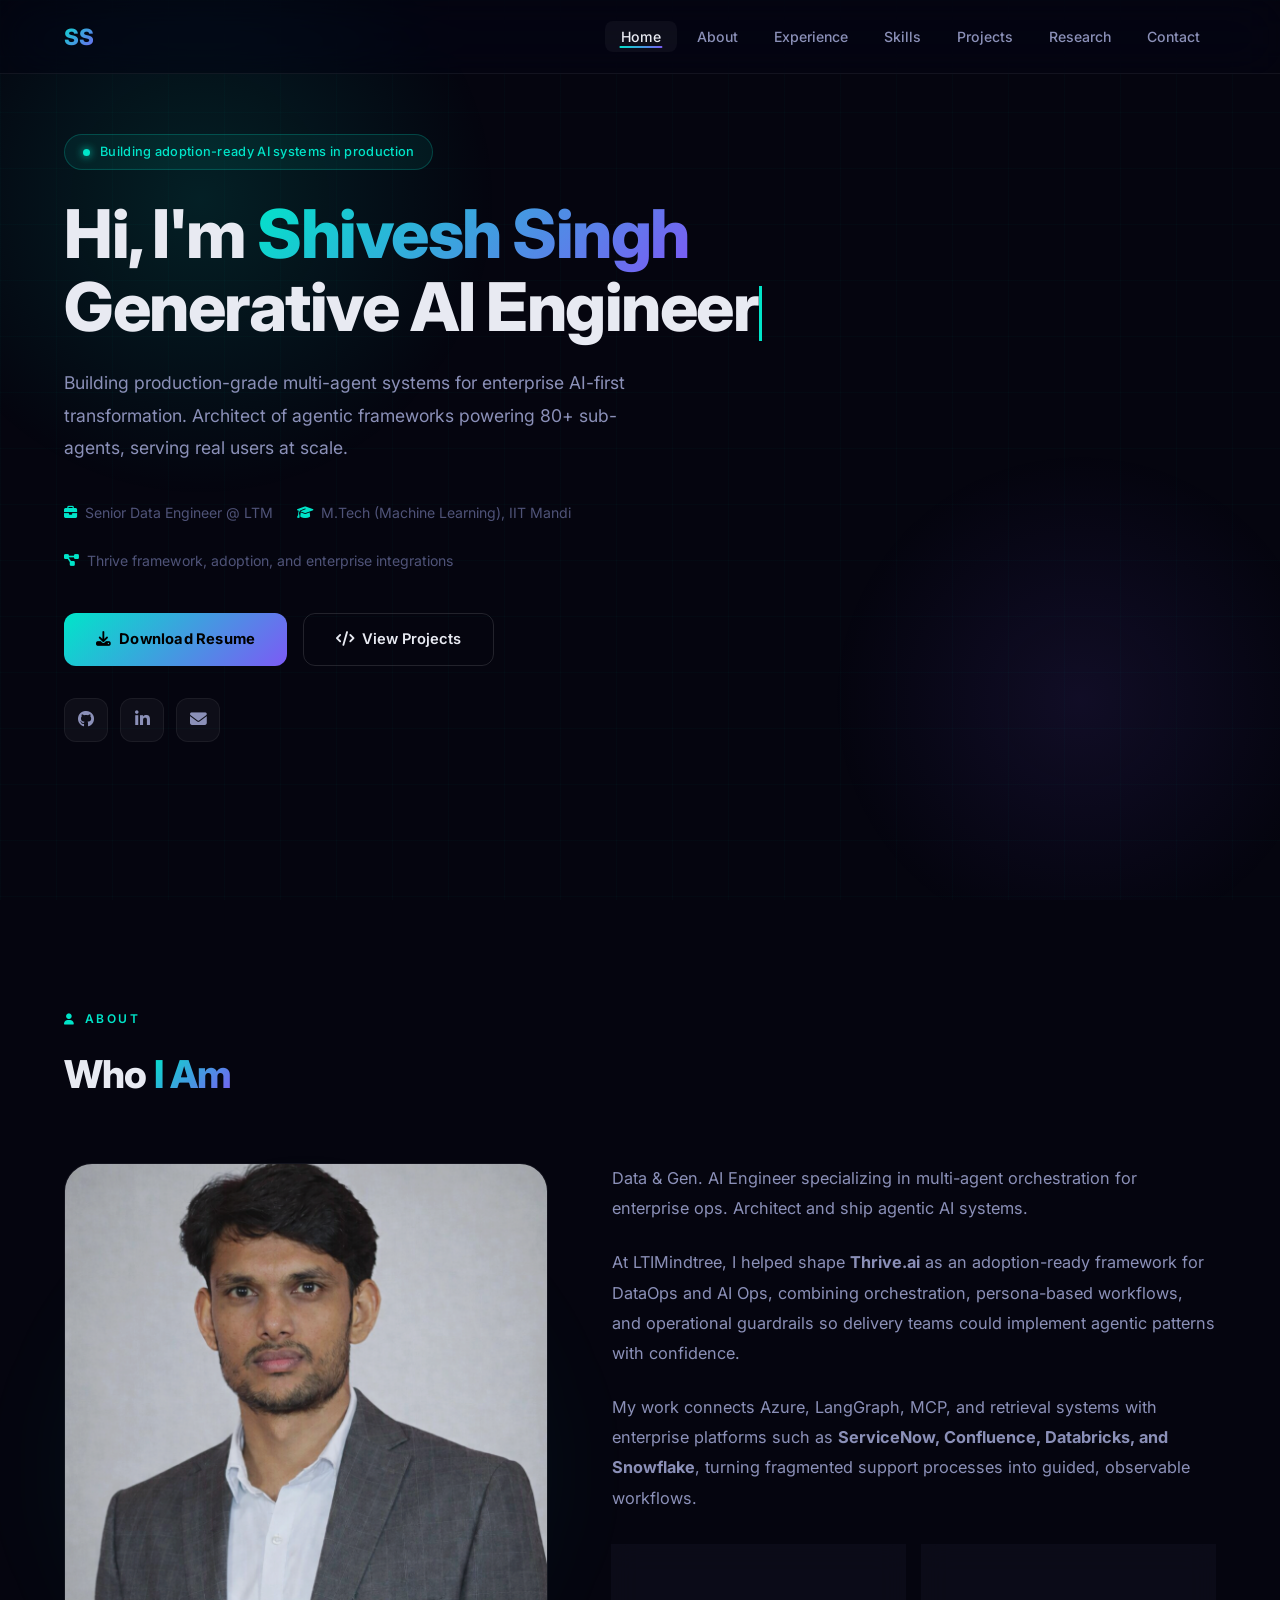
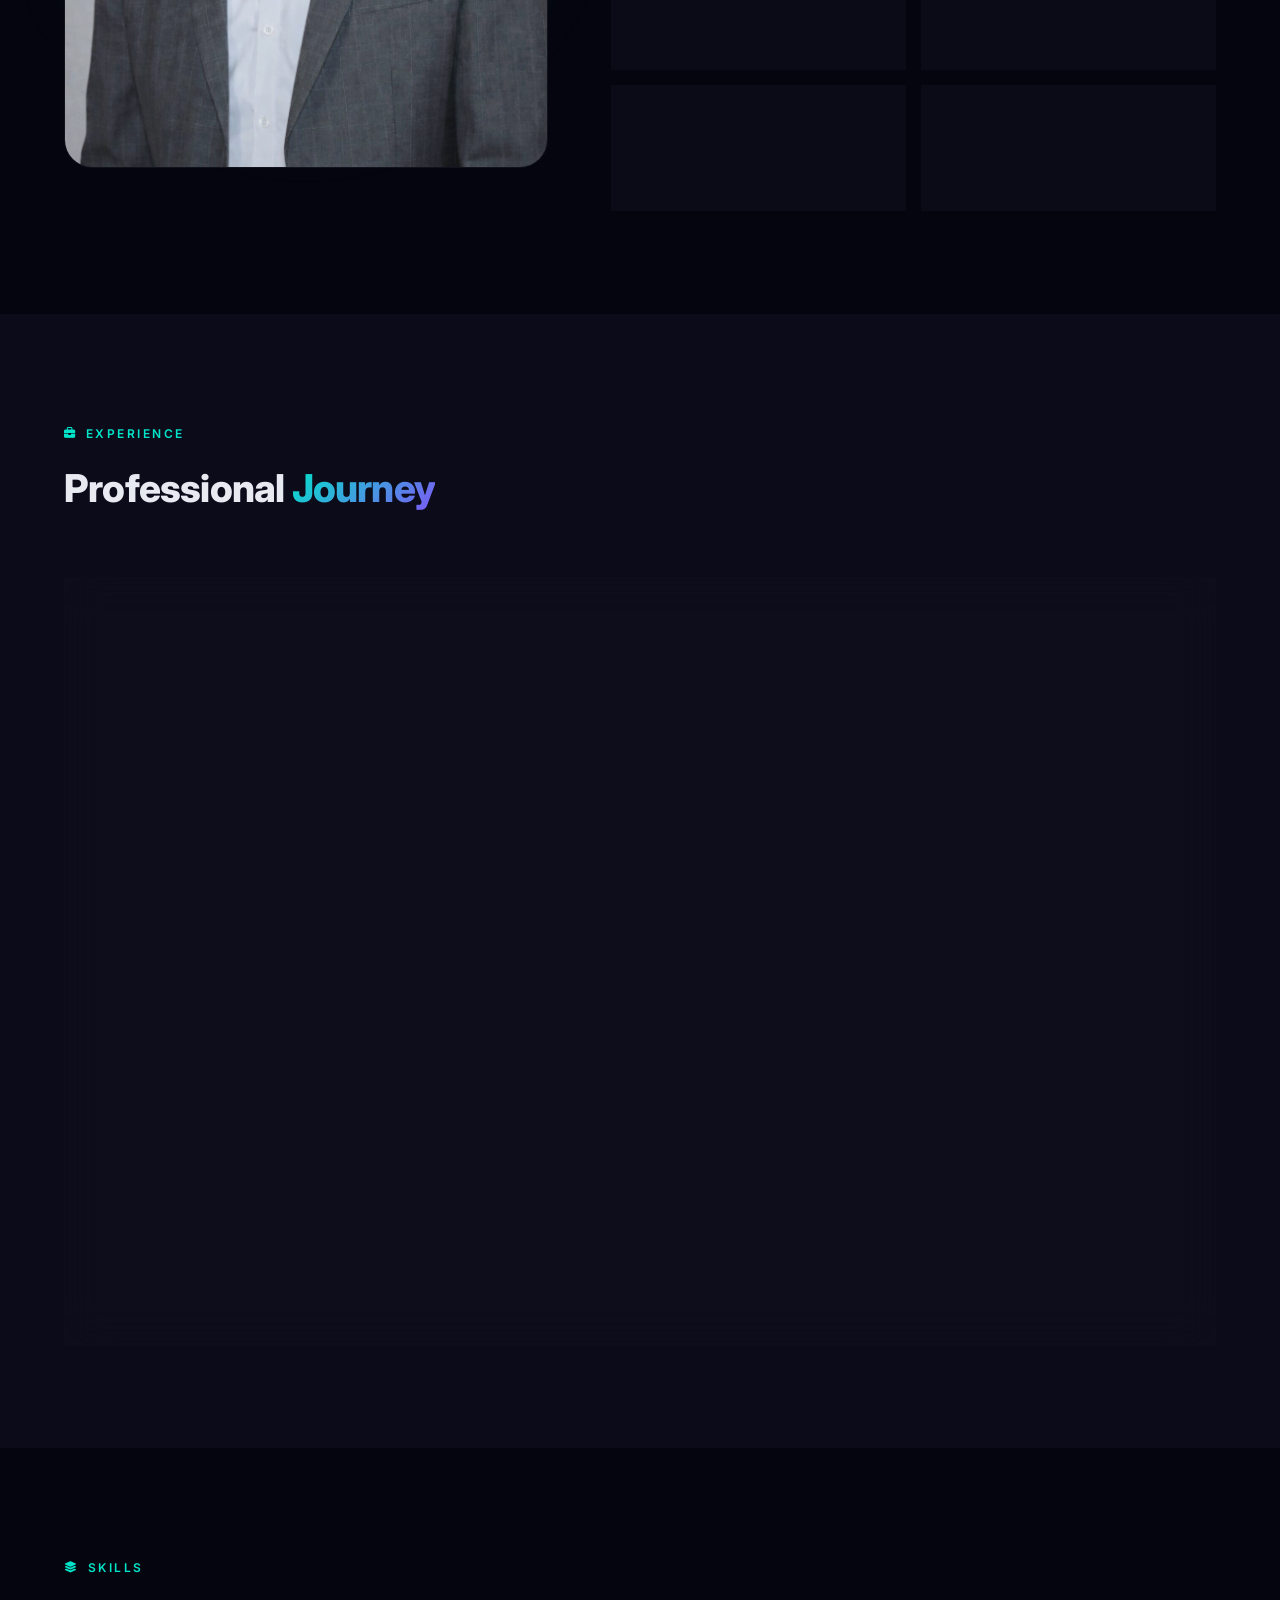
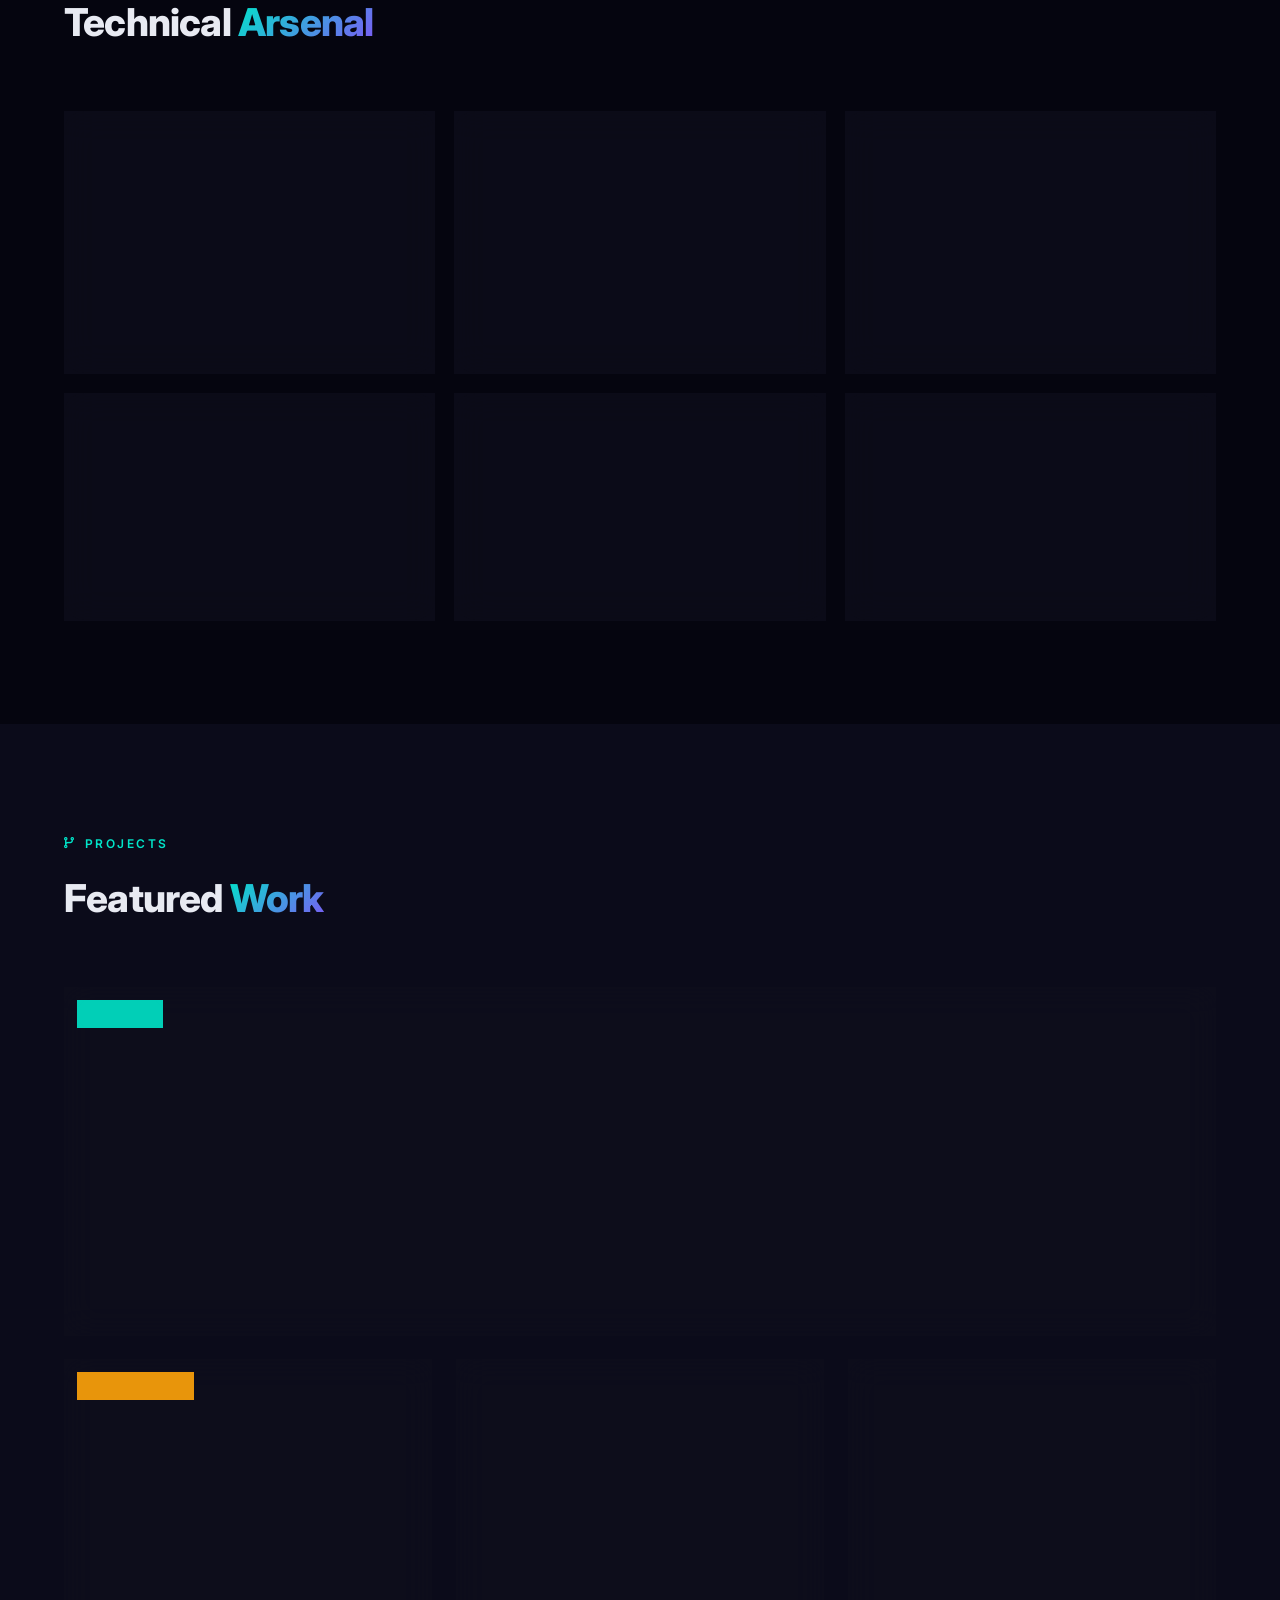
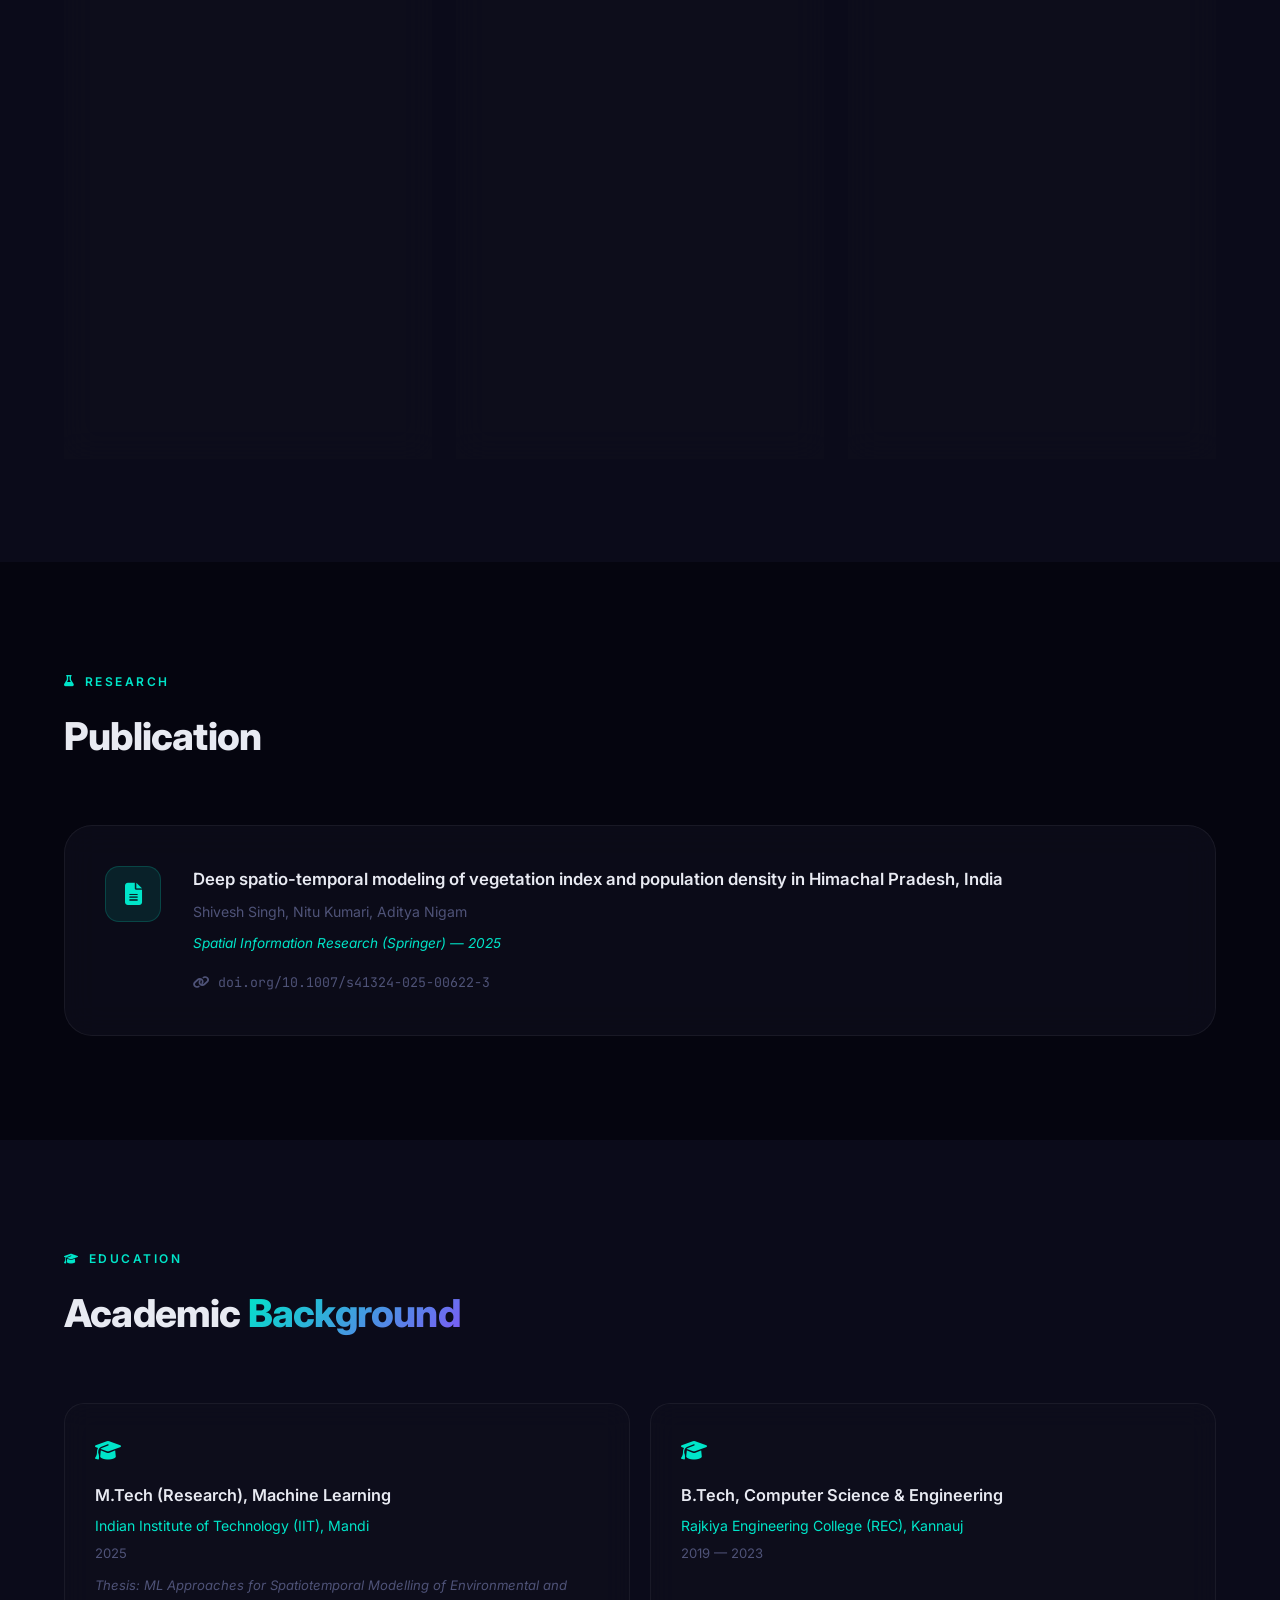
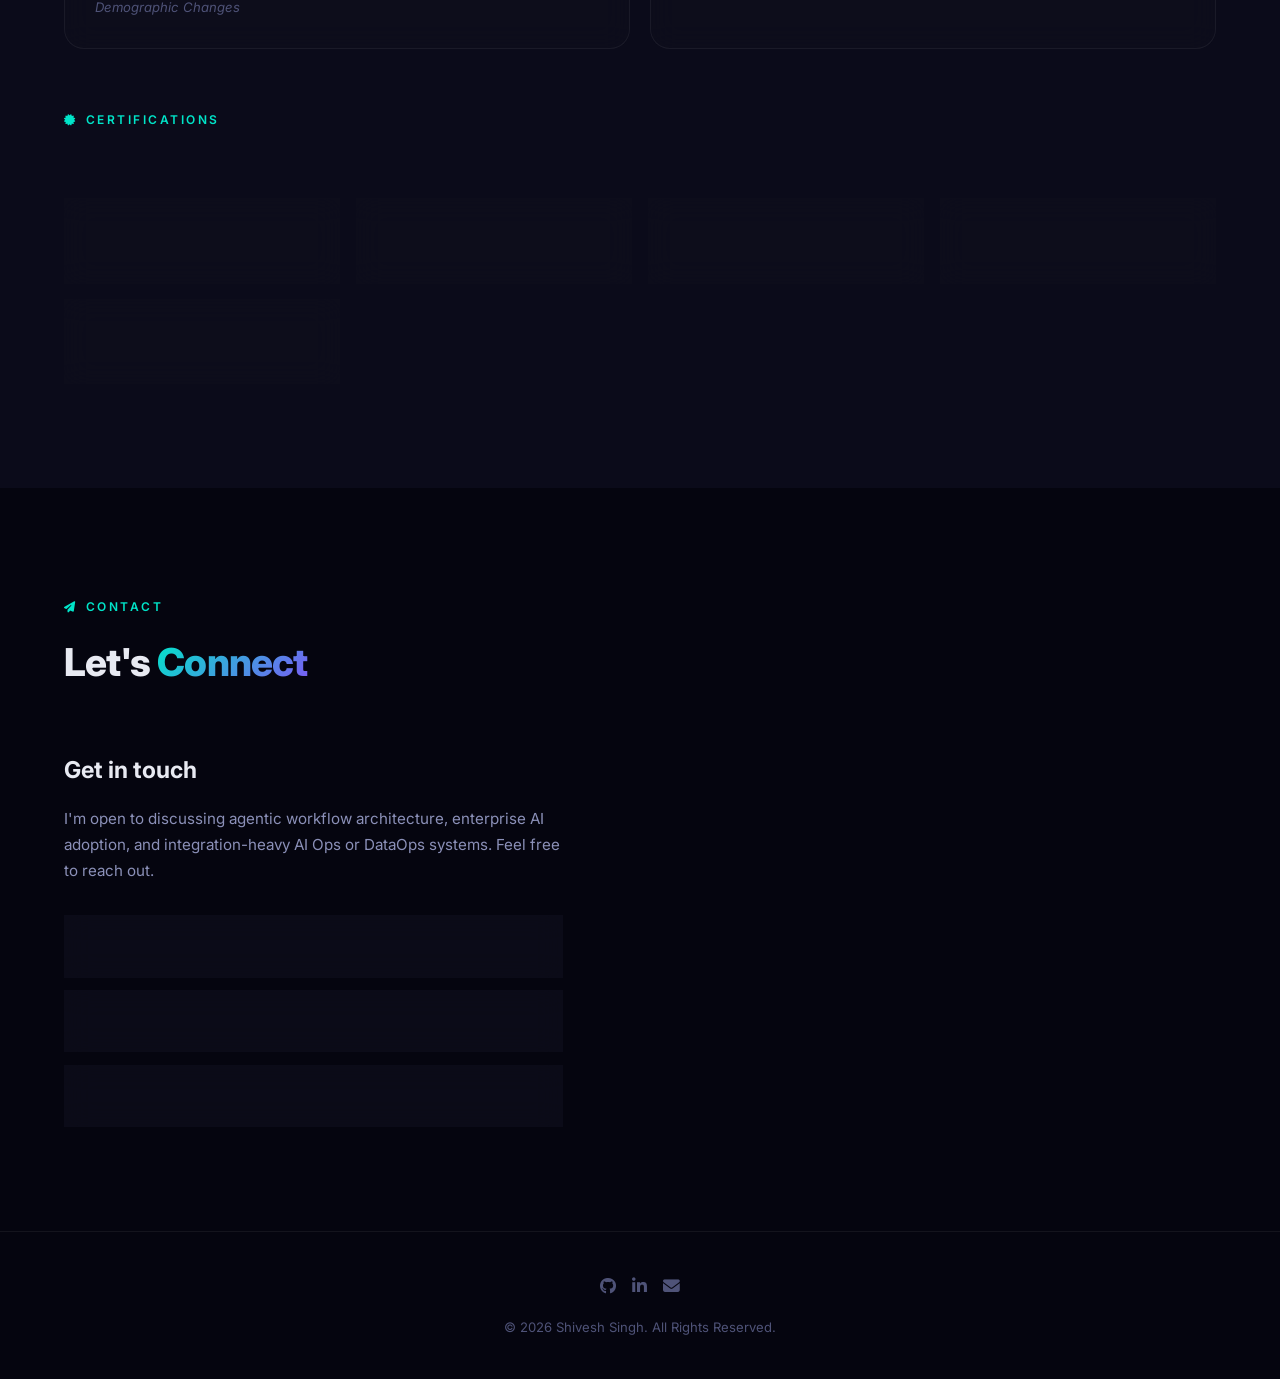
<file: index.html>
<!DOCTYPE html>
<html lang="en">
<head>
    <meta charset="UTF-8">
    <meta name="viewport" content="width=device-width, initial-scale=1.0">
    <title>Shivesh Singh | Generative AI Engineer</title>
    <meta name="description" content="Generative AI Engineer specializing in production-grade multi-agent orchestration for enterprise AI-first transformation.">
    <link rel="stylesheet" href="https://cdnjs.cloudflare.com/ajax/libs/font-awesome/6.5.1/css/all.min.css">
    <link href="https://fonts.googleapis.com/css2?family=Inter:wght@300;400;500;600;700;800&family=JetBrains+Mono:wght@400;500;600&display=swap" rel="stylesheet">
    <style>
        :root {
            --bg-0: #05050f;
            --bg-1: #0b0b1a;
            --bg-2: #10101f;
            --bg-card: rgba(14,14,28,0.72);
            --cyan: #00e5c9;
            --cyan-dim: rgba(0,229,201,0.1);
            --cyan-glow: rgba(0,229,201,0.35);
            --purple: #7c5af5;
            --purple-dim: rgba(124,90,245,0.1);
            --gradient-brand: linear-gradient(135deg, #00e5c9, #7c5af5);
            --gradient-card: linear-gradient(135deg, rgba(0,229,201,0.05), rgba(124,90,245,0.05));
            --text-1: #e8eaf2;
            --text-2: #8b90b8;
            --text-3: #4f5378;
            --border: rgba(255,255,255,0.06);
            --border-glow: rgba(0,229,201,0.3);
            --radius: 14px;
            --radius-lg: 20px;
            --radius-xl: 28px;
            --ease-out: cubic-bezier(0.22,1,0.36,1);
            --transition: all 0.35s cubic-bezier(0.22,1,0.36,1);
        }

        *,*::before,*::after{margin:0;padding:0;box-sizing:border-box}
        html{scroll-behavior:smooth}
        body{
            font-family:'Inter',-apple-system,BlinkMacSystemFont,sans-serif;
            background:var(--bg-0);color:var(--text-1);line-height:1.7;
            overflow-x:hidden;-webkit-font-smoothing:antialiased;
        }
        ::-webkit-scrollbar{width:5px}
        ::-webkit-scrollbar-track{background:var(--bg-1)}
        ::-webkit-scrollbar-thumb{background:var(--gradient-brand);border-radius:3px}

        /* Animated grid overlay */
        body::before{
            content:'';position:fixed;inset:0;z-index:0;pointer-events:none;
            background-image:
                linear-gradient(rgba(0,229,201,0.022) 1px,transparent 1px),
                linear-gradient(90deg,rgba(0,229,201,0.022) 1px,transparent 1px);
            background-size:56px 56px;
            animation:gridShift 80s linear infinite;
        }
        @keyframes gridShift{from{background-position:0 0}to{background-position:56px 56px}}

        /* NAV */
        header{
            position:fixed;top:0;width:100%;z-index:1000;
            background:rgba(5,5,15,0.55);
            backdrop-filter:blur(24px) saturate(180%);
            border-bottom:1px solid var(--border);
            transition:var(--transition);
        }
        header.scrolled{
            background:rgba(5,5,15,0.95);
            border-bottom-color:rgba(0,229,201,0.1);
            box-shadow:0 4px 40px rgba(0,0,0,0.7);
        }
        .container{width:90%;max-width:1200px;margin:0 auto}
        nav{display:flex;justify-content:space-between;align-items:center;padding:1.1rem 0}
        .logo{
            font-weight:800;font-size:1.4rem;letter-spacing:-0.5px;
            background:var(--gradient-brand);
            -webkit-background-clip:text;-webkit-text-fill-color:transparent;background-clip:text;
        }
        .nav-links{display:flex;list-style:none;gap:0.25rem}
        .nav-links a{
            color:var(--text-2);text-decoration:none;
            padding:0.45rem 1rem;border-radius:8px;
            font-size:0.88rem;font-weight:500;transition:var(--transition);
            position:relative;
        }
        .nav-links a::after{
            content:'';position:absolute;bottom:4px;left:50%;transform:translateX(-50%);
            width:0;height:2px;border-radius:2px;
            background:var(--gradient-brand);transition:width 0.3s var(--ease-out);
        }
        .nav-links a:hover,.nav-links a.active{color:var(--text-1);background:rgba(255,255,255,0.04)}
        .nav-links a:hover::after,.nav-links a.active::after{width:60%}
        .burger{display:none;cursor:pointer;flex-direction:column;gap:5px}
        .burger span{display:block;width:24px;height:2px;background:var(--text-2);border-radius:2px;transition:var(--transition)}

        /* HERO */
        .hero{min-height:100vh;display:flex;align-items:center;position:relative;overflow:hidden;padding-top:80px}
        #particles{position:absolute;inset:0;z-index:0}
        .hero-glow-1{
            position:absolute;width:600px;height:600px;
            background:radial-gradient(circle,rgba(0,229,201,0.12) 0%,transparent 70%);
            top:-100px;left:-100px;z-index:0;pointer-events:none;
            animation:floatA 14s ease-in-out infinite alternate;
        }
        .hero-glow-2{
            position:absolute;width:500px;height:500px;
            background:radial-gradient(circle,rgba(124,90,245,0.1) 0%,transparent 70%);
            bottom:-50px;right:-50px;z-index:0;pointer-events:none;
            animation:floatB 18s ease-in-out infinite alternate;
        }
        @keyframes floatA{from{transform:translate(0,0)}to{transform:translate(40px,60px)}}
        @keyframes floatB{from{transform:translate(0,0)}to{transform:translate(-40px,-50px)}}
        .hero .container{position:relative;z-index:1}
        .hero-content{max-width:740px}

        .hero-badge{
            display:inline-flex;align-items:center;gap:10px;
            padding:6px 18px;border-radius:50px;
            background:rgba(0,229,201,0.07);border:1px solid rgba(0,229,201,0.22);
            font-size:0.8rem;font-weight:500;color:var(--cyan);
            margin-bottom:1.75rem;letter-spacing:0.3px;
            animation:fadeInUp 0.8s var(--ease-out) forwards;
        }
        .hero-badge .dot{
            width:7px;height:7px;border-radius:50%;background:var(--cyan);
            box-shadow:0 0 8px var(--cyan);animation:blink 2s ease-in-out infinite;
        }
        @keyframes blink{0%,100%{opacity:1;box-shadow:0 0 8px var(--cyan)}50%{opacity:0.4;box-shadow:0 0 3px var(--cyan)}}
        .hero h1{
            font-size:clamp(2.6rem,5.5vw,4.2rem);font-weight:800;
            line-height:1.08;letter-spacing:-1.5px;margin-bottom:1.5rem;
            opacity:0;animation:fadeInUp 0.8s 0.15s var(--ease-out) forwards;
        }
        .gradient-text{background:var(--gradient-brand);-webkit-background-clip:text;-webkit-text-fill-color:transparent;background-clip:text}
        .cursor{
            display:inline-block;width:3px;height:0.82em;background:var(--cyan);
            margin-left:2px;vertical-align:middle;
            animation:cursorBlink 1.1s step-end infinite;
        }
        @keyframes cursorBlink{0%,100%{opacity:1}50%{opacity:0}}
        .hero-subtitle{
            font-size:1.1rem;color:var(--text-2);max-width:600px;
            margin-bottom:2.25rem;line-height:1.85;
            opacity:0;animation:fadeInUp 0.8s 0.3s var(--ease-out) forwards;
        }
        .hero-meta{
            display:flex;flex-wrap:wrap;gap:1.5rem;margin-bottom:2.5rem;
            opacity:0;animation:fadeInUp 0.8s 0.45s var(--ease-out) forwards;
        }
        .hero-meta-item{display:flex;align-items:center;gap:0.5rem;color:var(--text-3);font-size:0.88rem}
        .hero-meta-item i{color:var(--cyan);font-size:0.82rem}
        .hero-actions{
            display:flex;flex-wrap:wrap;gap:1rem;
            opacity:0;animation:fadeInUp 0.8s 0.6s var(--ease-out) forwards;
        }

        .btn-primary{
            display:inline-flex;align-items:center;gap:8px;
            padding:0.82rem 2rem;border-radius:12px;
            background:var(--gradient-brand);
            color:#000;font-weight:700;font-size:0.92rem;
            text-decoration:none;border:none;cursor:pointer;
            transition:var(--transition);position:relative;overflow:hidden;letter-spacing:0.2px;
        }
        .btn-primary::before{
            content:'';position:absolute;inset:0;
            background:linear-gradient(135deg,rgba(255,255,255,0.22),transparent);
            opacity:0;transition:opacity 0.3s;
        }
        .btn-primary:hover{transform:translateY(-2px);box-shadow:0 8px 32px var(--cyan-glow)}
        .btn-primary:hover::before{opacity:1}
        .btn-outline{
            display:inline-flex;align-items:center;gap:8px;
            padding:0.82rem 2rem;border-radius:12px;
            background:transparent;color:var(--text-1);font-weight:600;font-size:0.92rem;
            text-decoration:none;cursor:pointer;
            border:1px solid rgba(255,255,255,0.12);transition:var(--transition);
        }
        .btn-outline:hover{border-color:var(--border-glow);background:var(--cyan-dim);box-shadow:0 0 20px var(--cyan-glow);color:var(--cyan)}

        .hero-social{
            display:flex;gap:0.75rem;margin-top:2rem;
            opacity:0;animation:fadeInUp 0.8s 0.75s var(--ease-out) forwards;
        }
        .hero-social a{
            width:44px;height:44px;border-radius:12px;
            display:flex;align-items:center;justify-content:center;
            background:rgba(255,255,255,0.04);border:1px solid var(--border);
            color:var(--text-2);font-size:1.05rem;text-decoration:none;transition:var(--transition);
        }
        .hero-social a:hover{color:var(--cyan);border-color:var(--border-glow);background:var(--cyan-dim);transform:translateY(-3px);box-shadow:0 6px 20px var(--cyan-glow)}

        /* SECTIONS */
        section{padding:6.5rem 0;position:relative}
        .section-alt{background:var(--bg-1)}
        .section-header{margin-bottom:3.5rem}
        .section-label{
            display:inline-flex;align-items:center;gap:8px;
            font-size:0.75rem;font-weight:600;text-transform:uppercase;
            letter-spacing:2.5px;color:var(--cyan);margin-bottom:0.75rem;
        }
        .section-label i{font-size:0.7rem}
        .section-title{font-size:clamp(1.9rem,3vw,2.6rem);font-weight:800;letter-spacing:-0.8px}
        .section-title span{background:var(--gradient-brand);-webkit-background-clip:text;-webkit-text-fill-color:transparent;background-clip:text}

        /* GLASS CARD */
        .glass{
            background:var(--bg-card);backdrop-filter:blur(20px) saturate(160%);
            border:1px solid var(--border);border-radius:var(--radius-lg);
            transition:var(--transition);position:relative;overflow:hidden;
        }
        .glass::before{
            content:'';position:absolute;top:0;left:0;right:0;height:1px;
            background:var(--gradient-brand);opacity:0;transition:opacity 0.35s;
        }
        .glass::after{
            content:'';position:absolute;inset:0;
            background:linear-gradient(110deg,transparent 40%,rgba(255,255,255,0.04) 50%,transparent 60%);
            transform:translateX(-100%);transition:transform 0.65s var(--ease-out);
        }
        .glass:hover::before{opacity:1}
        .glass:hover::after{transform:translateX(100%)}
        .glass:hover{border-color:rgba(0,229,201,0.2);box-shadow:0 12px 48px rgba(0,0,0,0.5),0 0 0 1px rgba(0,229,201,0.05);transform:translateY(-4px)}

        /* ABOUT */
        .about-grid{display:grid;grid-template-columns:1fr 1.25fr;gap:4rem;align-items:start}
        .about-image-wrapper{position:relative}
        .about-image{
            width:100%;aspect-ratio:4/5;object-fit:cover;
            border-radius:var(--radius-xl);border:1px solid var(--border);
            filter:brightness(0.92) saturate(1.05);transition:filter 0.4s;
        }
        .about-image-wrapper:hover .about-image{filter:brightness(1) saturate(1.15)}
        .about-image-glow{
            position:absolute;inset:-30px;z-index:-1;
            background:radial-gradient(circle at center,rgba(0,229,201,0.15),transparent 65%);
            filter:blur(40px);animation:glowPulse 4s ease-in-out infinite alternate;
        }
        @keyframes glowPulse{from{opacity:0.5}to{opacity:1}}
        .about-text{font-size:1.02rem;color:var(--text-2);margin-bottom:1.5rem;line-height:1.85}
        .about-highlights{display:grid;grid-template-columns:1fr 1fr;gap:1rem;margin-top:2rem}
        .highlight-card{
            padding:1.4rem 1.25rem;
            background:var(--bg-card);border:1px solid var(--border);
            border-radius:var(--radius);backdrop-filter:blur(14px);
            transition:var(--transition);cursor:default;
        }
        .highlight-card:hover{border-color:rgba(0,229,201,0.22);box-shadow:0 0 24px rgba(0,229,201,0.08);transform:translateY(-3px)}
        .highlight-number{
            font-size:1.9rem;font-weight:800;letter-spacing:-1px;
            background:var(--gradient-brand);-webkit-background-clip:text;-webkit-text-fill-color:transparent;background-clip:text;
        }
        .highlight-label{font-size:0.82rem;color:var(--text-3);margin-top:0.25rem}

        /* EXPERIENCE */
        .experience-card{
            padding:2.75rem;border-radius:var(--radius-xl);
            background:var(--bg-card);backdrop-filter:blur(20px);
            border:1px solid var(--border);position:relative;overflow:hidden;transition:var(--transition);
        }
        .experience-card::before{
            content:'';position:absolute;top:0;left:0;width:3px;height:100%;
            background:var(--gradient-brand);border-radius:0 3px 3px 0;
        }
        .experience-card::after{
            content:'';position:absolute;inset:0;
            background:var(--gradient-card);opacity:0;transition:opacity 0.35s;
        }
        .experience-card:hover{border-color:rgba(0,229,201,0.18);box-shadow:0 16px 64px rgba(0,0,0,0.5),0 0 40px rgba(0,229,201,0.05)}
        .experience-card:hover::after{opacity:1}
        .experience-card > *{position:relative;z-index:1}
        .exp-header{display:flex;justify-content:space-between;align-items:flex-start;flex-wrap:wrap;gap:1rem;margin-bottom:1.5rem}
        .exp-company{font-size:1.45rem;font-weight:800;letter-spacing:-0.5px}
        .exp-role{font-size:1rem;color:var(--cyan);font-weight:500;margin-top:0.25rem}
        .exp-date{
            font-size:0.8rem;color:var(--cyan);padding:4px 14px;border-radius:50px;
            background:var(--cyan-dim);border:1px solid rgba(0,229,201,0.2);white-space:nowrap;
        }
        .exp-product{
            font-size:0.92rem;color:var(--text-2);padding:1rem 1.25rem;border-radius:var(--radius);
            background:rgba(0,229,201,0.04);border-left:2px solid var(--cyan);
            margin-bottom:1.75rem;font-style:italic;
        }
        .exp-achievements{list-style:none;display:grid;gap:0.85rem}
        .exp-achievements li{font-size:0.93rem;color:var(--text-2);padding-left:1.5rem;position:relative;line-height:1.75}
        .exp-achievements li::before{
            content:'';position:absolute;left:0;top:10px;
            width:5px;height:5px;border-radius:50%;background:var(--cyan);box-shadow:0 0 6px var(--cyan);
        }
        .exp-achievements strong{color:var(--text-1);font-weight:600}

        /* SKILLS */
        .skills-grid{display:grid;grid-template-columns:repeat(auto-fill,minmax(280px,1fr));gap:1.25rem}
        .skill-card{
            padding:1.85rem;background:var(--bg-card);backdrop-filter:blur(16px);
            border:1px solid var(--border);border-radius:var(--radius-lg);
            transition:var(--transition);position:relative;overflow:hidden;cursor:default;
        }
        .skill-card::before{
            content:'';position:absolute;top:0;left:0;right:0;height:1px;
            background:var(--gradient-brand);opacity:0;transition:opacity 0.35s;
        }
        .skill-card::after{
            content:'';position:absolute;inset:0;
            background:linear-gradient(110deg,transparent 38%,rgba(0,229,201,0.03) 50%,transparent 62%);
            transform:translateX(-100%);transition:transform 0.7s var(--ease-out);
        }
        .skill-card:hover{border-color:rgba(0,229,201,0.2);box-shadow:0 8px 32px rgba(0,0,0,0.4),0 0 24px rgba(0,229,201,0.05);transform:translateY(-5px)}
        .skill-card:hover::before{opacity:1}
        .skill-card:hover::after{transform:translateX(100%)}
        .skill-card-icon{
            width:46px;height:46px;border-radius:12px;
            display:flex;align-items:center;justify-content:center;
            background:var(--cyan-dim);border:1px solid rgba(0,229,201,0.15);
            color:var(--cyan);font-size:1.2rem;margin-bottom:1rem;transition:var(--transition);
        }
        .skill-card:hover .skill-card-icon{background:rgba(0,229,201,0.18);box-shadow:0 0 16px var(--cyan-glow)}
        .skill-card h3{font-size:1rem;font-weight:600;margin-bottom:0.85rem;color:var(--text-1)}
        .skill-tags{display:flex;flex-wrap:wrap;gap:0.4rem}
        .skill-tag{
            font-size:0.75rem;padding:3px 10px;border-radius:6px;
            background:rgba(255,255,255,0.04);border:1px solid var(--border);
            color:var(--text-3);font-family:'JetBrains Mono',monospace;transition:var(--transition);
        }
        .skill-card:hover .skill-tag{border-color:rgba(0,229,201,0.15);color:var(--text-2)}

        /* PROJECTS */
        .projects-grid{display:grid;grid-template-columns:repeat(auto-fill,minmax(340px,1fr));gap:1.5rem}
        .project-card{
            background:var(--bg-card);backdrop-filter:blur(16px);
            border:1px solid var(--border);border-radius:var(--radius-lg);
            overflow:hidden;display:flex;flex-direction:column;
            transition:var(--transition);position:relative;
        }
        .project-card::before{
            content:'';position:absolute;top:0;left:0;right:0;height:2px;
            background:var(--gradient-brand);opacity:0;transition:opacity 0.35s;z-index:1;
        }
        .project-card:hover{border-color:rgba(0,229,201,0.22);box-shadow:0 16px 56px rgba(0,0,0,0.5),0 0 32px rgba(0,229,201,0.06);transform:translateY(-6px)}
        .project-card:hover::before{opacity:1}
        .project-card.featured{grid-column:1/-1}
        .project-card.featured .project-body{display:grid;grid-template-columns:1fr 1fr;gap:0}
        .project-img-wrap{height:200px;overflow:hidden;position:relative;background:var(--bg-2)}
        .project-card.featured .project-img-wrap{height:100%;min-height:260px}
        .project-img-wrap img{width:100%;height:100%;object-fit:cover;transition:transform 0.6s var(--ease-out),filter 0.4s;filter:brightness(0.85) saturate(0.9)}
        .project-card:hover .project-img-wrap img{transform:scale(1.07);filter:brightness(1) saturate(1.1)}
        .img-placeholder{display:flex;align-items:center;justify-content:center;height:100%;font-size:3.5rem;color:rgba(0,229,201,0.18)}
        .project-badge{
            position:absolute;top:12px;left:12px;z-index:2;
            padding:4px 12px;border-radius:50px;font-size:0.73rem;font-weight:700;
            background:rgba(0,229,201,0.9);color:#000;backdrop-filter:blur(8px);
        }
        .project-badge.award{background:rgba(245,158,11,0.95);color:#000}
        .project-content{padding:1.85rem;flex:1;display:flex;flex-direction:column}
        .project-content h3{font-size:1.05rem;font-weight:700;margin-bottom:0.6rem;color:var(--text-1);letter-spacing:-0.2px}
        .project-content p{font-size:0.88rem;color:var(--text-2);line-height:1.75;margin-bottom:1.25rem;flex:1}
        .project-stack{display:flex;flex-wrap:wrap;gap:0.4rem;margin-bottom:1.25rem}
        .project-stack span{
            font-size:0.73rem;padding:3px 9px;border-radius:5px;
            background:var(--cyan-dim);color:var(--cyan);
            font-family:'JetBrains Mono',monospace;border:1px solid rgba(0,229,201,0.15);
        }
        .project-links{display:flex;gap:1rem;margin-top:auto}
        .project-links a{font-size:0.85rem;color:var(--text-3);text-decoration:none;display:flex;align-items:center;gap:6px;transition:var(--transition)}
        .project-links a:hover{color:var(--cyan)}

        /* PUBLICATION */
        .publication-card{
            padding:2.5rem;display:flex;gap:2rem;align-items:flex-start;
            background:var(--bg-card);backdrop-filter:blur(16px);
            border:1px solid var(--border);border-radius:var(--radius-xl);
            transition:var(--transition);position:relative;overflow:hidden;
        }
        .publication-card::before{content:'';position:absolute;top:0;left:0;right:0;height:1px;background:var(--gradient-brand);opacity:0;transition:opacity 0.35s}
        .publication-card:hover{border-color:rgba(0,229,201,0.2);box-shadow:0 12px 48px rgba(0,0,0,0.45);transform:translateY(-3px)}
        .publication-card:hover::before{opacity:1}
        .pub-icon{width:56px;height:56px;border-radius:14px;flex-shrink:0;display:flex;align-items:center;justify-content:center;background:var(--cyan-dim);border:1px solid rgba(0,229,201,0.18);color:var(--cyan);font-size:1.4rem}
        .pub-content h3{font-size:1.05rem;font-weight:600;margin-bottom:0.5rem;line-height:1.55;color:var(--text-1)}
        .pub-content .pub-authors{font-size:0.88rem;color:var(--text-3);margin-bottom:0.5rem}
        .pub-content .pub-journal{font-size:0.85rem;color:var(--cyan);font-style:italic;margin-bottom:0.75rem}
        .pub-content .pub-doi a{font-size:0.83rem;color:var(--text-3);text-decoration:none;font-family:'JetBrains Mono',monospace;transition:var(--transition)}
        .pub-content .pub-doi a:hover{color:var(--cyan)}

        /* EDUCATION */
        .education-grid{display:grid;grid-template-columns:1fr 1fr;gap:1.25rem}
        .edu-card{
            padding:1.85rem;background:var(--bg-card);backdrop-filter:blur(14px);
            border:1px solid var(--border);border-radius:var(--radius-lg);
            transition:var(--transition);position:relative;overflow:hidden;
        }
        .edu-card::before{content:'';position:absolute;top:0;left:0;right:0;height:1px;background:var(--gradient-brand);opacity:0;transition:opacity 0.35s}
        .edu-card:hover{border-color:rgba(0,229,201,0.2);box-shadow:0 8px 32px rgba(0,0,0,0.4);transform:translateY(-3px)}
        .edu-card:hover::before{opacity:1}
        .edu-icon{color:var(--cyan);font-size:1.3rem;margin-bottom:0.85rem}
        .edu-card h3{font-size:1.02rem;font-weight:600;margin-bottom:0.25rem}
        .edu-card .edu-school{font-size:0.88rem;color:var(--cyan);margin-bottom:0.25rem}
        .edu-card .edu-year{font-size:0.82rem;color:var(--text-3)}
        .edu-card .edu-detail{font-size:0.82rem;color:var(--text-3);margin-top:0.6rem;font-style:italic}

        /* CERTIFICATIONS */
        .certs-grid{display:grid;grid-template-columns:repeat(auto-fill,minmax(260px,1fr));gap:1rem}
        .cert-item{
            display:flex;align-items:center;gap:1rem;padding:1.1rem 1.25rem;
            background:var(--bg-card);backdrop-filter:blur(14px);
            border:1px solid var(--border);border-radius:var(--radius);transition:var(--transition);
        }
        .cert-item:hover{border-color:rgba(0,229,201,0.2);background:rgba(0,229,201,0.04);transform:translateX(4px)}
        .cert-item i{color:var(--cyan);font-size:1rem;flex-shrink:0}
        .cert-item span{font-size:0.87rem;color:var(--text-2)}

        /* CONTACT */
        .contact-grid{display:grid;grid-template-columns:1fr 1.2fr;gap:3.5rem}
        .contact-info h3{font-size:1.45rem;font-weight:700;margin-bottom:1rem}
        .contact-info p{color:var(--text-2);margin-bottom:2rem;font-size:0.95rem}
        .contact-links{display:grid;gap:0.85rem}
        .contact-link{
            display:flex;align-items:center;gap:1rem;padding:1rem 1.25rem;
            background:var(--bg-card);backdrop-filter:blur(14px);
            border:1px solid var(--border);border-radius:var(--radius);
            text-decoration:none;color:var(--text-2);transition:var(--transition);
        }
        .contact-link:hover{border-color:rgba(0,229,201,0.25);background:var(--cyan-dim);color:var(--cyan);transform:translateX(4px);box-shadow:0 4px 20px rgba(0,229,201,0.1)}
        .contact-link i{color:var(--cyan);font-size:1rem;width:20px;text-align:center}
        .form-row{display:grid;grid-template-columns:1fr 1fr;gap:1rem}
        .contact-form form{display:grid;gap:1rem}
        .form-group input,.form-group textarea{
            width:100%;padding:0.9rem 1.15rem;
            background:rgba(255,255,255,0.03);border:1px solid var(--border);
            border-radius:var(--radius);color:var(--text-1);
            font-family:inherit;font-size:0.92rem;outline:none;transition:var(--transition);
        }
        .form-group input:focus,.form-group textarea:focus{border-color:rgba(0,229,201,0.4);background:rgba(0,229,201,0.03);box-shadow:0 0 0 3px rgba(0,229,201,0.08)}
        .form-group input::placeholder,.form-group textarea::placeholder{color:var(--text-3)}
        .form-group textarea{resize:vertical;min-height:140px}

        /* FOOTER */
        footer{padding:2.5rem 0;text-align:center;border-top:1px solid var(--border)}
        footer p{color:var(--text-3);font-size:0.82rem}
        .footer-social{display:flex;justify-content:center;gap:1rem;margin-bottom:1rem}
        .footer-social a{color:var(--text-3);font-size:1.05rem;transition:var(--transition);text-decoration:none}
        .footer-social a:hover{color:var(--cyan);text-shadow:0 0 10px var(--cyan)}

        /* BACK TO TOP */
        .back-to-top{
            position:fixed;bottom:2rem;right:2rem;z-index:999;
            width:46px;height:46px;border-radius:12px;
            background:var(--bg-card);backdrop-filter:blur(16px);border:1px solid var(--border);
            color:var(--text-2);display:flex;align-items:center;justify-content:center;
            text-decoration:none;transition:var(--transition);opacity:0;visibility:hidden;
        }
        .back-to-top.show{opacity:1;visibility:visible}
        .back-to-top:hover{color:var(--cyan);border-color:var(--border-glow);box-shadow:0 0 20px var(--cyan-glow);transform:translateY(-3px)}

        /* ANIMATIONS */
        @keyframes fadeInUp{from{opacity:0;transform:translateY(28px)}to{opacity:1;transform:translateY(0)}}

        .reveal{opacity:0;transform:translateY(32px);transition:opacity 0.7s var(--ease-out),transform 0.7s var(--ease-out)}
        .reveal.visible{opacity:1;transform:translateY(0)}

        .stagger > *{opacity:0;transform:translateY(20px);transition:opacity 0.55s var(--ease-out),transform 0.55s var(--ease-out)}
        .stagger.visible > *:nth-child(1){opacity:1;transform:none;transition-delay:0.00s}
        .stagger.visible > *:nth-child(2){opacity:1;transform:none;transition-delay:0.09s}
        .stagger.visible > *:nth-child(3){opacity:1;transform:none;transition-delay:0.18s}
        .stagger.visible > *:nth-child(4){opacity:1;transform:none;transition-delay:0.27s}
        .stagger.visible > *:nth-child(5){opacity:1;transform:none;transition-delay:0.36s}
        .stagger.visible > *:nth-child(6){opacity:1;transform:none;transition-delay:0.45s}

        /* RESPONSIVE */
        @media(max-width:960px){
            .about-grid{grid-template-columns:1fr;gap:2.5rem}
            .education-grid{grid-template-columns:1fr}
            .contact-grid{grid-template-columns:1fr}
            .project-card.featured .project-body{grid-template-columns:1fr}
            .projects-grid{grid-template-columns:1fr}
        }
        @media(max-width:768px){
            .nav-links{
                position:fixed;top:0;right:-100%;width:72%;height:100vh;
                background:rgba(5,5,15,0.98);backdrop-filter:blur(24px);
                flex-direction:column;justify-content:center;align-items:center;gap:0.5rem;
                transition:right 0.4s var(--ease-out);border-left:1px solid var(--border);
            }
            .nav-links.active{right:0}
            .burger{display:flex;z-index:1001}
            .burger.active span:nth-child(1){transform:rotate(45deg) translate(5px,5px)}
            .burger.active span:nth-child(2){opacity:0}
            .burger.active span:nth-child(3){transform:rotate(-45deg) translate(5px,-5px)}
            .hero-meta{gap:1rem}
            .about-highlights{grid-template-columns:1fr 1fr}
            .form-row{grid-template-columns:1fr}
            .publication-card{flex-direction:column}
            .skills-grid{grid-template-columns:1fr 1fr}
        }
        @media(max-width:480px){
            .about-highlights,.skills-grid,.certs-grid{grid-template-columns:1fr}
        }
    </style>
</head>
<body>

    <header>
        <div class="container">
            <nav>
                <div class="logo">SS</div>
                <ul class="nav-links">
                    <li><a href="#home">Home</a></li>
                    <li><a href="#about">About</a></li>
                    <li><a href="#experience">Experience</a></li>
                    <li><a href="#skills">Skills</a></li>
                    <li><a href="#projects">Projects</a></li>
                    <li><a href="#publications">Research</a></li>
                    <li><a href="#contact">Contact</a></li>
                </ul>
                <div class="burger" aria-label="Toggle navigation" role="button" tabindex="0">
                    <span></span><span></span><span></span>
                </div>
            </nav>
        </div>
    </header>

    <section id="home" class="hero">
        <canvas id="particles"></canvas>
        <div class="hero-glow-1"></div>
        <div class="hero-glow-2"></div>
        <div class="container">
            <div class="hero-content">
                <div class="hero-badge">
                    <span class="dot"></span>
                    Building adoption-ready AI systems in production
                </div>
                <h1>
                    Hi, I'm <span class="gradient-text">Shivesh Singh</span><br>
                    Generative AI Engineer<span class="cursor"></span>
                </h1>
                <p class="hero-subtitle">
                    Building production-grade multi-agent systems for enterprise AI-first transformation.
                    Architect of agentic frameworks powering 80+ sub-agents, serving real users at scale.
                </p>
                <div class="hero-meta">
                    <div class="hero-meta-item"><i class="fas fa-briefcase"></i><span>Senior Data Engineer @ LTM </span></div>
                    <div class="hero-meta-item"><i class="fas fa-graduation-cap"></i><span>M.Tech (Machine Learning), IIT Mandi</span></div>
                    <div class="hero-meta-item"><i class="fas fa-diagram-project"></i><span>Thrive framework, adoption, and enterprise integrations</span></div>
                </div>
                <div class="hero-actions">
                    <a href="Resume.pdf" class="btn-primary" download><i class="fas fa-download"></i> Download Resume</a>
                    <a href="#projects" class="btn-outline"><i class="fas fa-code"></i> View Projects</a>
                </div>
                <div class="hero-social">
                    <a href="https://github.com/shivesh235" target="_blank" rel="noopener noreferrer" title="GitHub"><i class="fab fa-github"></i></a>
                    <a href="https://www.linkedin.com/in/shivesh235" target="_blank" rel="noopener noreferrer" title="LinkedIn"><i class="fab fa-linkedin-in"></i></a>
                    <a href="mailto:shivesh235@gmail.com" title="Email"><i class="fas fa-envelope"></i></a>
                </div>
            </div>
        </div>
    </section>

    <section id="about">
        <div class="container">
            <div class="section-header reveal">
                <div class="section-label"><i class="fas fa-user"></i> About</div>
                <h2 class="section-title">Who <span>I Am</span></h2>
            </div>
            <div class="about-grid">
                <div class="about-image-wrapper reveal">
                    <div class="about-image-glow"></div>
                    <img src="profile.png" alt="Shivesh Singh" class="about-image">
                </div>
                <div class="reveal">
                    <p class="about-text">Data & Gen. AI Engineer specializing in multi-agent orchestration for enterprise ops. Architect and ship agentic AI systems. </p>
                    <p class="about-text">At LTIMindtree, I helped shape <strong>Thrive.ai</strong> as an adoption-ready framework for DataOps and AI Ops, combining orchestration, persona-based workflows, and operational guardrails so delivery teams could implement agentic patterns with confidence.</p>
                    <p class="about-text">My work connects Azure, LangGraph, MCP, and retrieval systems with enterprise platforms such as <strong>ServiceNow, Confluence, Databricks, and Snowflake</strong>, turning fragmented support processes into guided, observable workflows.</p>
                    <div class="about-highlights stagger reveal">
                        <div class="highlight-card"><div class="highlight-number">80+</div><div class="highlight-label">Specialized agents orchestrated</div></div>
                        <div class="highlight-card"><div class="highlight-number">4</div><div class="highlight-label">Enterprise systems unified</div></div>
                        <div class="highlight-card"><div class="highlight-number">6</div><div class="highlight-label">Delivery teams enabled</div></div>
                        <div class="highlight-card"><div class="highlight-number">~30%</div><div class="highlight-label">Faster investigation cycles</div></div>
                    </div>
                </div>
            </div>
        </div>
    </section>

    <section id="experience" class="section-alt">
        <div class="container">
            <div class="section-header reveal">
                <div class="section-label"><i class="fas fa-briefcase"></i> Experience</div>
                <h2 class="section-title">Professional <span>Journey</span></h2>
            </div>
            <div class="experience-card reveal">
                <div class="exp-header">
                    <div>
                        <div class="exp-company">LTIMindtree</div>
                        <div class="exp-role">Senior Data Engineer &mdash; Generative AI</div>
                    </div>
                    <div class="exp-date">Jul 2025 &mdash; Present</div>
                </div>
                <div class="exp-product">Thrive.ai &mdash; an AI-first DataOps and AI Ops framework designed to help teams adopt agentic workflows through persona-based experiences and enterprise integrations.</div>
                <ul class="exp-achievements">
                    <li><strong>Architected a DeepAgents-based orchestration layer</strong> for planning, task delegation, specialized routing, memory and policy constraints, and tool abstraction across enterprise AI and DataOps workflows.</li>
                    <li><strong>Built and refined support-persona agent workflows</strong> using Azure OpenAI, LangGraph, semantic retrieval, and trace-driven observability to improve reliability, debuggability, and operational readiness.</li>
                    <li><strong>Expanded Thrive.ai into a ServiceNow-integrated AI Ops framework</strong> with incident updates, similar-incident retrieval, RCA recommendations, closure-note generation, approval loops, and dashboards for SLA, aging, volume, and recurrence.</li>
                    <li><strong>Enabled secure Databricks integration for AI Ops scenarios</strong> across Hive Metastore, Unity Catalog, OAuth-based access patterns, and validation workflows for enterprise data checks.</li>
                    <li><strong>Designed GenAI automation with ServiceNow and Confluence</strong> for intake, analysis, BRD drafting, runbook generation, and resolution recommendations with reliability checks and human review built in.</li>
                    <li><strong>Guided implementation across delivery teams,</strong> translating ambiguous requirements into technical designs, reusable workflow patterns, and production-ready components while mentoring engineers through implementation decisions.</li>
                    <li><strong>Contributed to BlueVerse and DAAN GenAI CoE initiatives</strong> by building sub-agents for the Data Consumption persona, equipping them with domain-specific tools from integrated MCP servers and web search, and pushing agent workflows to the BlueVerse marketplace for client use cases including ShakeShak and Paramount.</li>
                </ul>
            </div>
        </div>
    </section>

    <section id="skills">
        <div class="container">
            <div class="section-header reveal">
                <div class="section-label"><i class="fas fa-layer-group"></i> Skills</div>
                <h2 class="section-title">Technical <span>Arsenal</span></h2>
            </div>
            <div class="skills-grid stagger reveal">
                <div class="skill-card">
                    <div class="skill-card-icon"><i class="fas fa-robot"></i></div>
                    <h3>GenAI & Agents</h3>
                    <div class="skill-tags">
                        <span class="skill-tag">Azure OpenAI</span><span class="skill-tag">LangGraph</span><span class="skill-tag">LangChain</span>
                        <span class="skill-tag">MCP</span><span class="skill-tag">Tool-calling</span><span class="skill-tag">RAG</span>
                        <span class="skill-tag">Guardrails</span><span class="skill-tag">Persona Workflows</span>
                    </div>
                </div>
                <div class="skill-card">
                    <div class="skill-card-icon"><i class="fas fa-project-diagram"></i></div>
                    <h3>Orchestration</h3>
                    <div class="skill-tags">
                        <span class="skill-tag">DeepAgents</span><span class="skill-tag">Multi-agent Routing</span>
                        <span class="skill-tag">Memory + Rules</span><span class="skill-tag">LangSmith Tracing</span>
                        <span class="skill-tag">Adoption Patterns</span>
                    </div>
                </div>
                <div class="skill-card">
                    <div class="skill-card-icon"><i class="fas fa-database"></i></div>
                    <h3>Data & Platforms</h3>
                    <div class="skill-tags">
                        <span class="skill-tag">Databricks</span><span class="skill-tag">Kafka</span><span class="skill-tag">Airflow</span>
                        <span class="skill-tag">ETL/ELT</span><span class="skill-tag">Data Lineage</span><span class="skill-tag">Snowflake</span>
                    </div>
                </div>
                <div class="skill-card">
                    <div class="skill-card-icon"><i class="fas fa-server"></i></div>
                    <h3>Enterprise Systems</h3>
                    <div class="skill-tags">
                        <span class="skill-tag">PostgreSQL</span><span class="skill-tag">pgvector</span>
                        <span class="skill-tag">SQLite</span><span class="skill-tag">FAISS</span>
                    </div>
                </div>
                <div class="skill-card">
                    <div class="skill-card-icon"><i class="fas fa-cloud"></i></div>
                    <h3>Cloud, Data, & Infra</h3>
                    <div class="skill-tags">
                        <span class="skill-tag">AWS (EC2, S3, IAM)</span><span class="skill-tag">Docker</span>
                        <span class="skill-tag">Prometheus</span><span class="skill-tag">Grafana</span><span class="skill-tag">pgvector</span>
                    </div>
                </div>
                <div class="skill-card">
                    <div class="skill-card-icon"><i class="fas fa-code"></i></div>
                    <h3>Languages & Focus Areas</h3>
                    <div class="skill-tags">
                        <span class="skill-tag">Python</span><span class="skill-tag">SQL</span>
                        <span class="skill-tag">Enterprise AI Ops</span><span class="skill-tag">DataOps</span>
                        <span class="skill-tag">Incident Intelligence</span>
                    </div>
                </div>
            </div>
        </div>
    </section>

    <section id="projects" class="section-alt">
        <div class="container">
            <div class="section-header reveal">
                <div class="section-label"><i class="fas fa-code-branch"></i> Projects</div>
                <h2 class="section-title">Featured <span>Work</span></h2>
            </div>
            <div class="projects-grid">
                <div class="project-card featured reveal">
                    <div class="project-body">
                        <div class="project-img-wrap">
                            <img src="img/thrive.png" alt="DeepAgents Architecture" onerror="this.style.display='none';this.parentElement.innerHTML='<div class=\'img-placeholder\'><i class=\'fas fa-brain\'></i></div>'">
                            <span class="project-badge production">Production</span>
                        </div>
                        <div class="project-content">
                            <h3>Thrive Framework &mdash; Adoption-Ready Agentic Operations</h3>
                            <p>Research-led framework for enterprise AI Ops and DataOps adoption. Combines DeepAgents orchestration, persona-based workflows, and seamless integrations across ServiceNow, Confluence, Databricks, and Snowflake so teams can move from fragmented support processes to guided, observable operations.</p>
                            <div class="project-stack">
                                <span>Azure</span><span>LangGraph</span><span>MCP</span>
                                <span>ServiceNow</span><span>Confluence</span><span>Databricks</span>
                                <span>Snowflake</span><span>LangSmith</span>
                            </div>
                            <div class="project-links"><a href="#experience"><i class="fas fa-info-circle"></i> Learn More</a></div>
                        </div>
                    </div>
                </div>

                <div class="project-card reveal">
                    <div class="project-img-wrap">
                        <img src="img/music_maesters.png" alt="Sound Scene Synthesis" onerror="this.style.display='none';this.parentElement.innerHTML='<div class=\'img-placeholder\'><i class=\'fas fa-music\'></i></div>'">
                        <span class="project-badge award">4th Place Global</span>
                    </div>
                    <div class="project-content">
                        <h3>Sound Scene Synthesis &mdash; DCASE 2024</h3>
                        <p>Achieved 4th place globally at DCASE 2024 Task 7. Fine-tuned AudioLDM on a custom 3-source corpus (ESC50 + AudioCaps + DCASE Acoustic Scene) using a foreground/background amplitude mixing pipeline (2&times; fg, 0.5&times; bg). Trained a separate VQ-VAE for foley generation. Built a Flask UI for multimodal music synthesis driven by facial expression, age, and dominant image colors.</p>
                        <div class="project-stack"><span>AudioLDM</span><span>VQ-VAE</span><span>Diffusion U-Net</span><span>Flask</span><span>ESC50</span><span>Python</span></div>
                        <div class="project-links"><a href="https://github.com/shivesh235/sound_scene_synthesis" target="_blank" rel="noopener noreferrer"><i class="fab fa-github"></i> GitHub</a></div>
                    </div>
                </div>

                <div class="project-card reveal">
                    <div class="project-img-wrap">
                        <img src="img/phi4-vqa.jpg" alt="Phi-4 Medical VQA Fine-tuning" onerror="this.style.display='none';this.parentElement.innerHTML='<div class=\'img-placeholder\'><i class=\'fas fa-stethoscope\'></i></div>'">
                    </div>
                    <div class="project-content">
                        <h3>Phi-4 Medical VQA Fine-tuning</h3>
                        <p>Fine-tuned Microsoft Phi-4 Vision (32K-context multimodal LLM) on VQA-RAD medical imaging data using LoRA (r=16, &alpha;=32) on all attention layers (q/k/v/o). Multi-GPU DDP training with BF16 precision, 4-step gradient accumulation, and early stopping. Evaluation covers exact-match, BLEU/ROUGE, and clinical yes/no binary accuracy with WandB tracking.</p>
                        <div class="project-stack"><span>Phi-4 Vision</span><span>LoRA (PEFT)</span><span>PyTorch Lightning</span><span>VQA-RAD</span><span>WandB</span><span>Multi-GPU DDP</span></div>
                        <div class="project-links"><a href="https://github.com/shivesh235/phi-4-finetuning" target="_blank" rel="noopener noreferrer"><i class="fab fa-github"></i> GitHub</a></div>
                    </div>
                </div>

                <div class="project-card reveal">
                    <div class="project-img-wrap">
                        <img src="img/rerender.png" alt="Rerender A Video" onerror="this.style.display='none';this.parentElement.innerHTML='<div class=\'img-placeholder\'><i class=\'fas fa-video\'></i></div>'">
                    </div>
                    <div class="project-content">
                        <h3>Rerender A Video &mdash; Zero-Shot Video Translation</h3>
                        <p>Zero-shot text-guided video-to-video framework on ControlNet (HED/Canny) and Stable Diffusion. Enforces temporal consistency via GMFlow optical flow with hierarchical cross-frame constraints on shape, texture, and color. Extended with NinaSR super-resolution, MIRNet low-light enhancement, AudioLDM audio adaptation, and a Gradio UI with LoRA-based style customization.</p>
                        <div class="project-stack"><span>ControlNet</span><span>Stable Diffusion</span><span>GMFlow</span><span>NinaSR</span><span>MIRNet</span><span>AudioLDM</span><span>Gradio</span></div>
                        <div class="project-links"><a href="https://github.com/shivesh235/Rerender_v2v" target="_blank" rel="noopener noreferrer"><i class="fab fa-github"></i> GitHub</a></div>
                    </div>
                </div>


            </div>
        </div>
    </section>

    <section id="publications">
        <div class="container">
            <div class="section-header reveal">
                <div class="section-label"><i class="fas fa-flask"></i> Research</div>
                <h2 class="section-title">Publication</h2>
            </div>
            <div class="publication-card reveal">
                <div class="pub-icon"><i class="fas fa-file-alt"></i></div>
                <div class="pub-content">
                    <h3>Deep spatio-temporal modeling of vegetation index and population density in Himachal Pradesh, India</h3>
                    <div class="pub-authors">Shivesh Singh, Nitu Kumari, Aditya Nigam</div>
                    <div class="pub-journal">Spatial Information Research (Springer) &mdash; 2025</div>
                    <div class="pub-doi"><a href="https://doi.org/10.1007/s41324-025-00622-3" target="_blank" rel="noopener noreferrer"><i class="fas fa-link"></i> doi.org/10.1007/s41324-025-00622-3</a></div>
                </div>
            </div>
            <!-- <div style="display:flex;flex-wrap:wrap;gap:1rem;margin-top:2rem;" class="stagger reveal">
                <div class="cert-item"><i class="fas fa-trophy" style="color:#f59e0b;"></i><span><strong>4th Place</strong> &mdash; DCASE Challenge 2024 (Global)</span></div>
                <div class="cert-item"><i class="fas fa-trophy" style="color:#f59e0b;"></i><span><strong>Winner</strong> &mdash; AI Innovation Hackathon, Yamaha Motor Solutions</span></div>
            </div> -->
        </div>
    </section>

    <section id="education" class="section-alt">
        <div class="container">
            <div class="section-header reveal">
                <div class="section-label"><i class="fas fa-graduation-cap"></i> Education</div>
                <h2 class="section-title">Academic <span>Background</span></h2>
            </div>
            <div class="education-grid stagger reveal">
                <div class="edu-card">
                    <div class="edu-icon"><i class="fas fa-graduation-cap"></i></div>
                    <h3>M.Tech (Research), Machine Learning</h3>
                    <div class="edu-school">Indian Institute of Technology (IIT), Mandi</div>
                    <div class="edu-year">2025</div>
                    <div class="edu-detail">Thesis: ML Approaches for Spatiotemporal Modelling of Environmental and Demographic Changes</div>
                </div>
                <div class="edu-card">
                    <div class="edu-icon"><i class="fas fa-graduation-cap"></i></div>
                    <h3>B.Tech, Computer Science & Engineering</h3>
                    <div class="edu-school">Rajkiya Engineering College (REC), Kannauj</div>
                    <div class="edu-year">2019 &mdash; 2023</div>
                </div>
            </div>
            <div style="margin-top:3.5rem;">
                <div class="section-header reveal">
                    <div class="section-label"><i class="fas fa-certificate"></i> Certifications</div>
                </div>
                <div class="certs-grid stagger reveal">
                    <div class="cert-item"><i class="fas fa-certificate"></i><span>BlueVerse Developer Certification</span></div>
                    <div class="cert-item"><i class="fas fa-certificate"></i><span>LangChain Academy &mdash; Agent Architectures</span></div>
                    <div class="cert-item"><i class="fas fa-certificate"></i><span>DeepLearning.AI &mdash; Prompting, Agents, Security</span></div>
                    <div class="cert-item"><i class="fas fa-certificate"></i><span>Snowflake Partner Network Training</span></div>
                    <div class="cert-item"><i class="fas fa-certificate"></i><span>Shoshin School &mdash; Azure, Spark, SQL, Governance</span></div>
                </div>
            </div>
        </div>
    </section>

    <section id="contact">
        <div class="container">
            <div class="section-header reveal">
                <div class="section-label"><i class="fas fa-paper-plane"></i> Contact</div>
                <h2 class="section-title">Let's <span>Connect</span></h2>
            </div>
            <div class="contact-grid">
                <div class="contact-info reveal">
                    <h3>Get in touch</h3>
                    <p>I'm open to discussing agentic workflow architecture, enterprise AI adoption, and integration-heavy AI Ops or DataOps systems. Feel free to reach out.</p>
                    <div class="contact-links">
                        <a href="mailto:shivesh235@gmail.com" class="contact-link"><i class="fas fa-envelope"></i><span>shivesh235@gmail.com</span></a>
                        <a href="https://www.linkedin.com/in/shivesh235" target="_blank" rel="noopener noreferrer" class="contact-link"><i class="fab fa-linkedin-in"></i><span>linkedin.com/in/shivesh235</span></a>
                        <a href="https://github.com/shivesh235" target="_blank" rel="noopener noreferrer" class="contact-link"><i class="fab fa-github"></i><span>github.com/shivesh235</span></a>
                    </div>
                </div>
                <!-- <div class="contact-form reveal">
                    <form id="contactForm" action="https://formspree.io/f/xwpooqnr" method="POST">
                        <div class="form-row">
                            <div class="form-group"><input type="text" name="name" placeholder="Your name" required></div>
                            <div class="form-group"><input type="email" name="email" placeholder="Your email" required></div>
                        </div>
                        <div class="form-group"><input type="text" name="subject" placeholder="Subject" required></div>
                        <div class="form-group"><textarea name="message" placeholder="Your message..." required></textarea></div>
                        <button type="submit" class="btn-primary" style="width:100%;justify-content:center;"><i class="fas fa-paper-plane"></i> Send Message</button>
                    </form>
                </div> -->
            </div>
        </div>
    </section>

    <footer>
        <div class="container">
            <div class="footer-social">
                <a href="https://github.com/shivesh235" target="_blank" rel="noopener noreferrer"><i class="fab fa-github"></i></a>
                <a href="https://www.linkedin.com/in/shivesh235" target="_blank" rel="noopener noreferrer"><i class="fab fa-linkedin-in"></i></a>
                <a href="mailto:shivesh235@gmail.com"><i class="fas fa-envelope"></i></a>
            </div>
            <p>&copy; 2026 Shivesh Singh. All Rights Reserved.</p>
        </div>
    </footer>

    <a href="#" class="back-to-top" aria-label="Back to top"><i class="fas fa-arrow-up"></i></a>

    <script>
        /* Mobile nav */
        const burger = document.querySelector('.burger');
        const navLinks = document.querySelector('.nav-links');
        burger.addEventListener('click', () => { burger.classList.toggle('active'); navLinks.classList.toggle('active'); });
        document.querySelectorAll('.nav-links a').forEach(l => l.addEventListener('click', () => { burger.classList.remove('active'); navLinks.classList.remove('active'); }));

        /* Header scroll */
        window.addEventListener('scroll', () => document.querySelector('header').classList.toggle('scrolled', window.scrollY > 50), { passive: true });

        /* Active nav */
        const sections = document.querySelectorAll('section[id]');
        window.addEventListener('scroll', () => {
            const y = window.pageYOffset + 120;
            sections.forEach(s => {
                const link = document.querySelector(`.nav-links a[href="#${s.id}"]`);
                if (link) link.classList.toggle('active', y >= s.offsetTop && y < s.offsetTop + s.offsetHeight);
            });
        }, { passive: true });

        /* Scroll reveal */
        if ('IntersectionObserver' in window) {
            const obs = new IntersectionObserver(entries => {
                entries.forEach(e => { if (e.isIntersecting) { e.target.classList.add('visible'); obs.unobserve(e.target); } });
            }, { threshold: 0.06 });
            document.querySelectorAll('.reveal').forEach(el => obs.observe(el));
        } else {
            document.querySelectorAll('.reveal').forEach(el => el.classList.add('visible'));
        }

        /* Back to top */
        const btt = document.querySelector('.back-to-top');
        window.addEventListener('scroll', () => btt.classList.toggle('show', window.pageYOffset > 400), { passive: true });
        btt.addEventListener('click', e => { e.preventDefault(); window.scrollTo({ top: 0, behavior: 'smooth' }); });

        /* Contact form */
        const form = document.getElementById('contactForm');
        form.addEventListener('submit', function () {
            const btn = form.querySelector('button[type="submit"]');
            btn.innerHTML = '<i class="fas fa-spinner fa-spin"></i> Sending...'; btn.disabled = true;
            setTimeout(() => {
                btn.innerHTML = '<i class="fas fa-check"></i> Sent!';
                setTimeout(() => { btn.innerHTML = '<i class="fas fa-paper-plane"></i> Send Message'; btn.disabled = false; }, 2000);
            }, 3000);
        });

        /* Particle canvas */
        (function () {
            const canvas = document.getElementById('particles');
            const ctx = canvas.getContext('2d');
            let W, H, pts;
            const COUNT = 55;
            const COLORS = ['rgba(0,229,201,', 'rgba(124,90,245,', 'rgba(200,210,255,'];

            function resize() { W = canvas.width = window.innerWidth; H = canvas.height = window.innerHeight; }

            function mkPt() {
                return {
                    x: Math.random() * W, y: Math.random() * H,
                    r: Math.random() * 1.4 + 0.3,
                    vx: (Math.random() - 0.5) * 0.22, vy: (Math.random() - 0.5) * 0.22,
                    a: Math.random() * 0.45 + 0.06,
                    c: COLORS[Math.floor(Math.random() * COLORS.length)]
                };
            }

            function init() { pts = Array.from({ length: COUNT }, mkPt); }

            function draw() {
                ctx.clearRect(0, 0, W, H);
                for (let i = 0; i < pts.length; i++) {
                    for (let j = i + 1; j < pts.length; j++) {
                        const dx = pts[i].x - pts[j].x, dy = pts[i].y - pts[j].y;
                        const d = Math.sqrt(dx * dx + dy * dy);
                        if (d < 115) {
                            ctx.beginPath();
                            ctx.moveTo(pts[i].x, pts[i].y);
                            ctx.lineTo(pts[j].x, pts[j].y);
                            ctx.strokeStyle = `rgba(0,229,201,${(1 - d / 115) * 0.11})`;
                            ctx.lineWidth = 0.5;
                            ctx.stroke();
                        }
                    }
                }
                pts.forEach(p => {
                    ctx.beginPath();
                    ctx.arc(p.x, p.y, p.r, 0, Math.PI * 2);
                    ctx.fillStyle = `${p.c}${p.a})`;
                    ctx.fill();
                    p.x += p.vx; p.y += p.vy;
                    if (p.x < -10) p.x = W + 10; if (p.x > W + 10) p.x = -10;
                    if (p.y < -10) p.y = H + 10; if (p.y > H + 10) p.y = -10;
                });
                requestAnimationFrame(draw);
            }

            resize(); init(); draw();
            window.addEventListener('resize', () => { resize(); init(); }, { passive: true });
        })();
    </script>
</body>
</html>
</file>
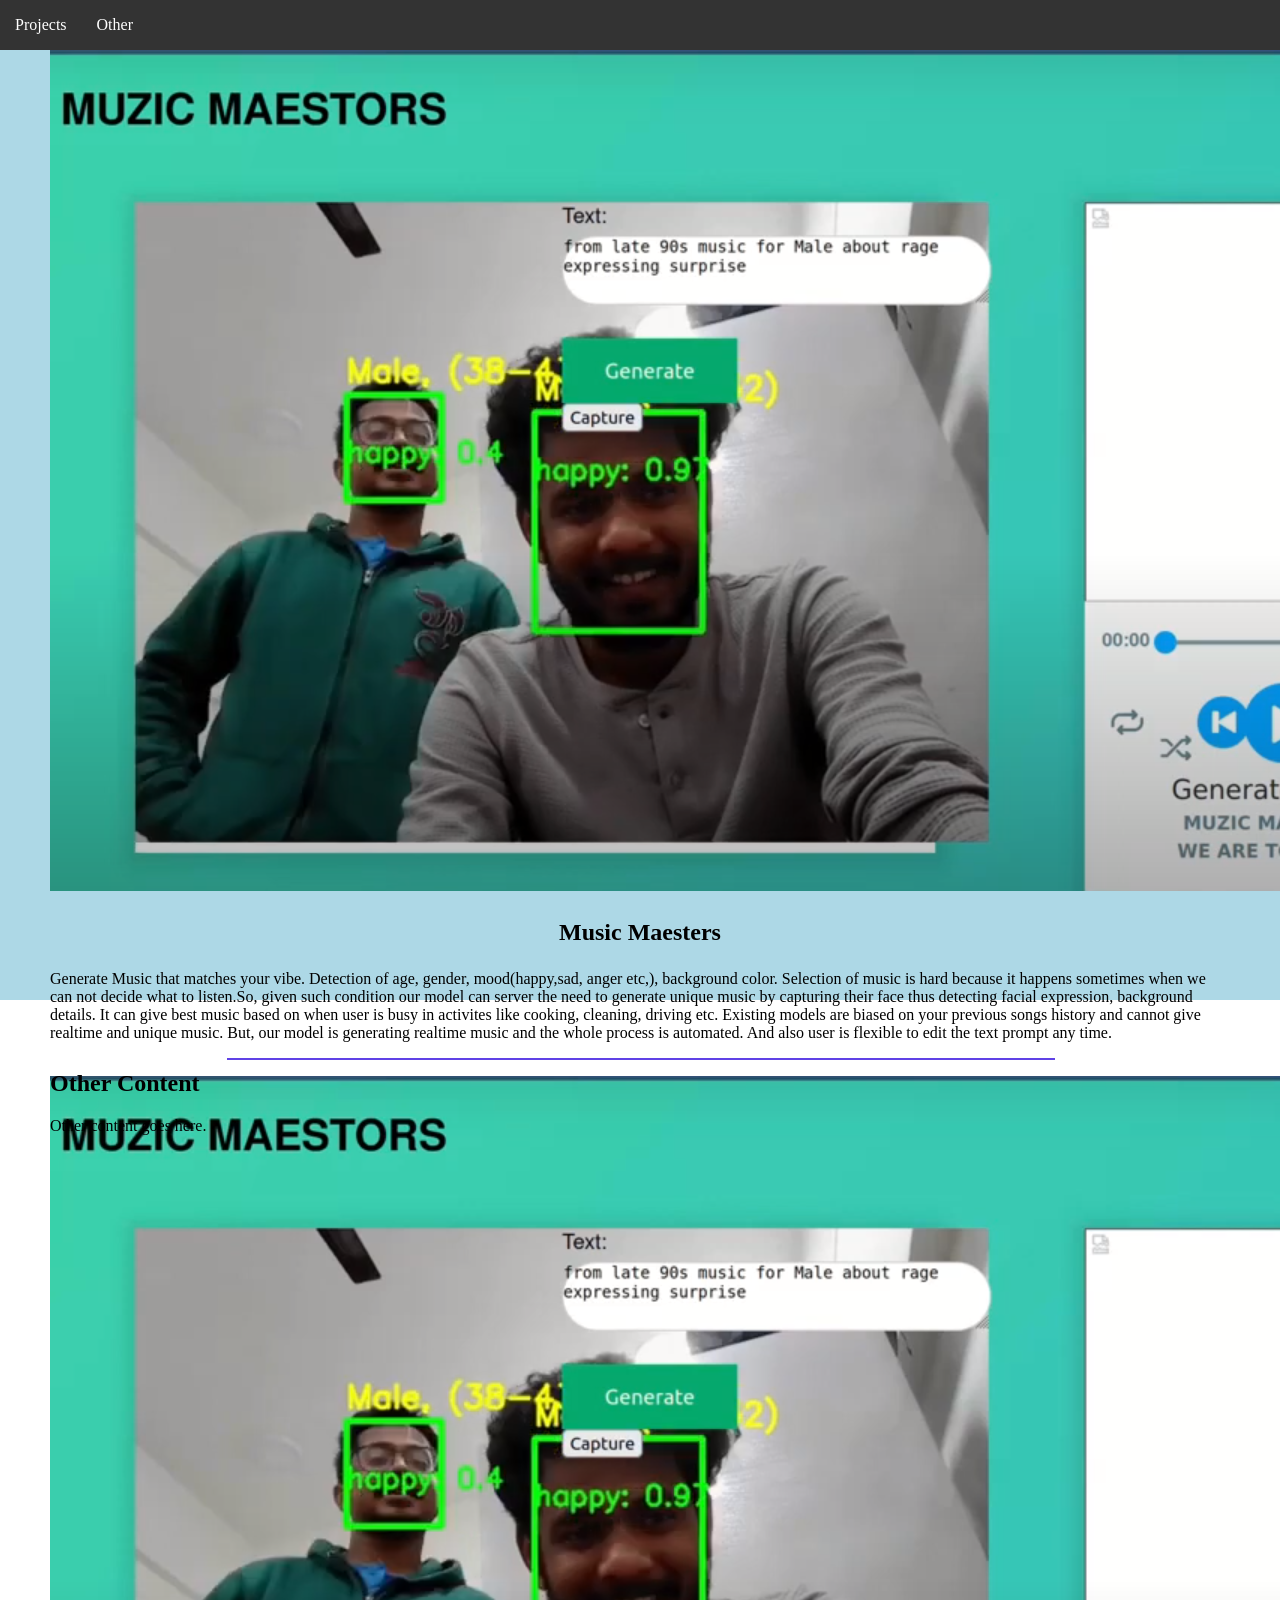
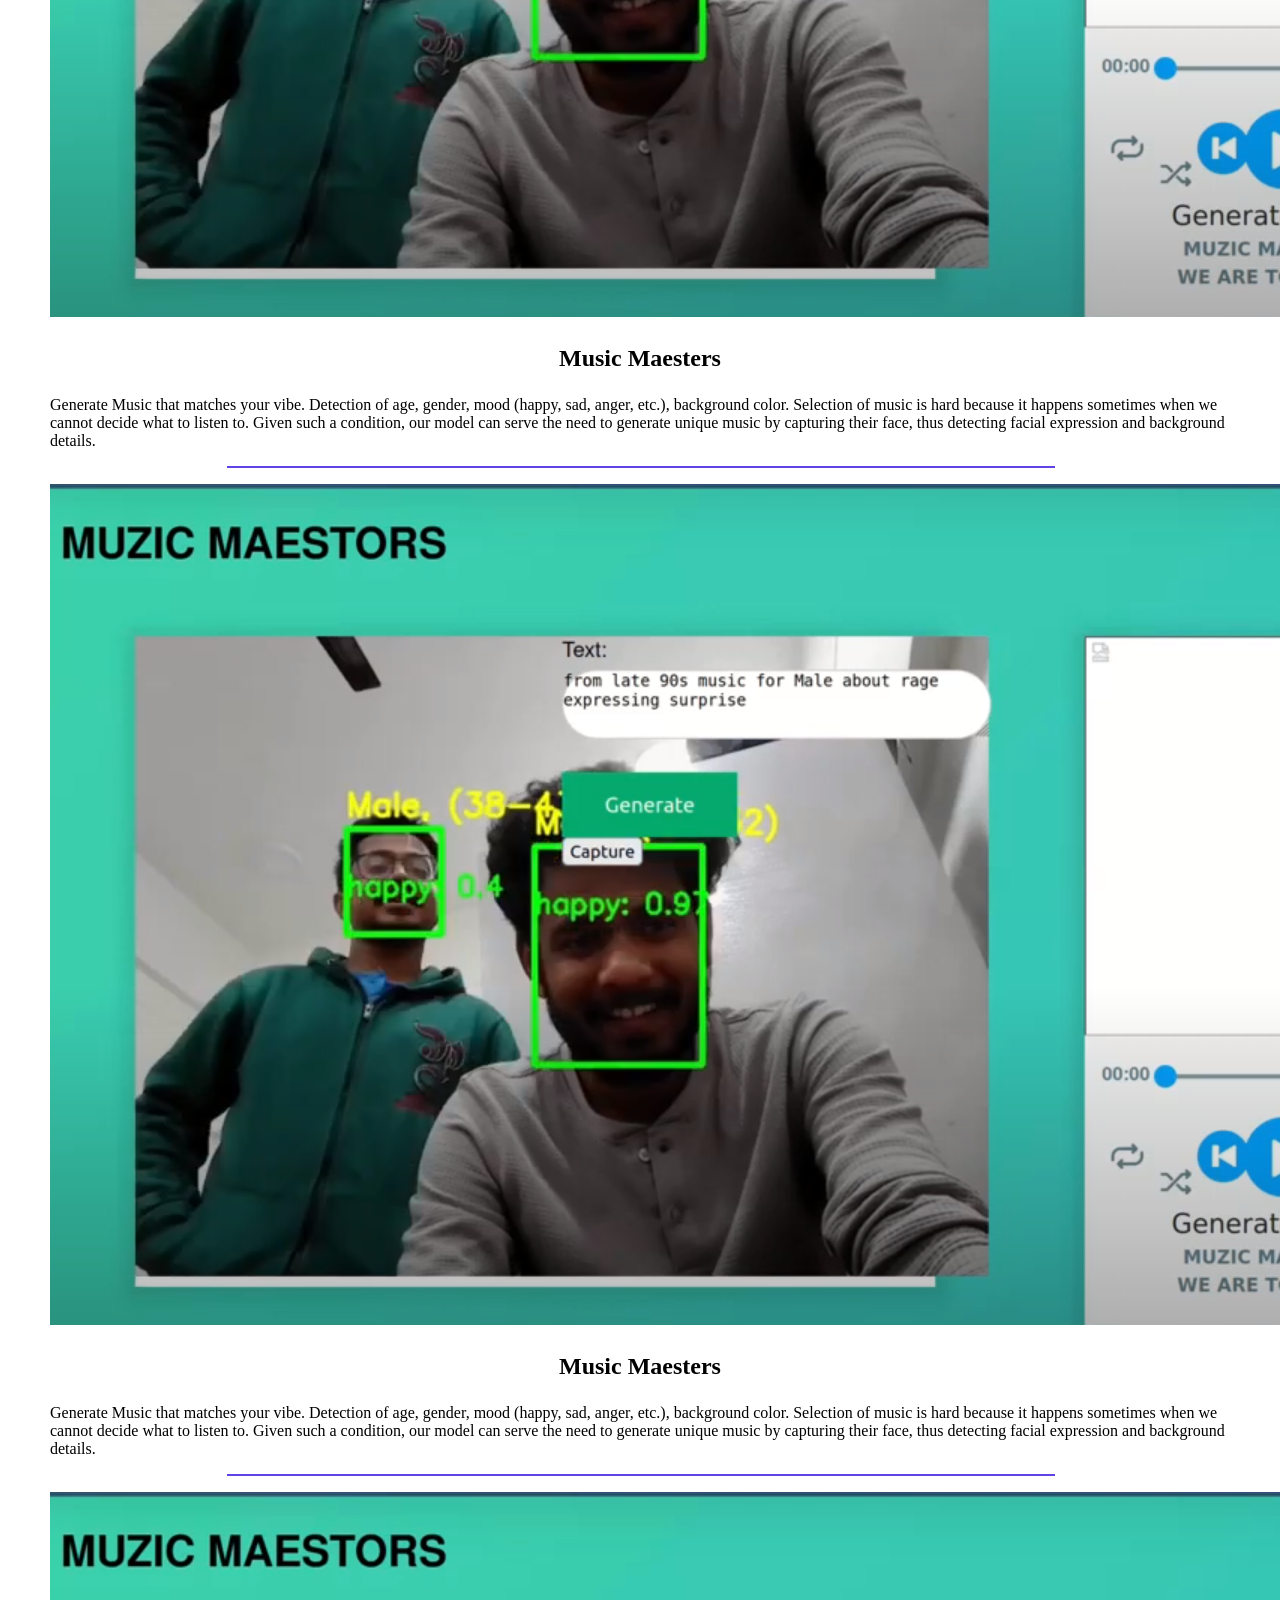
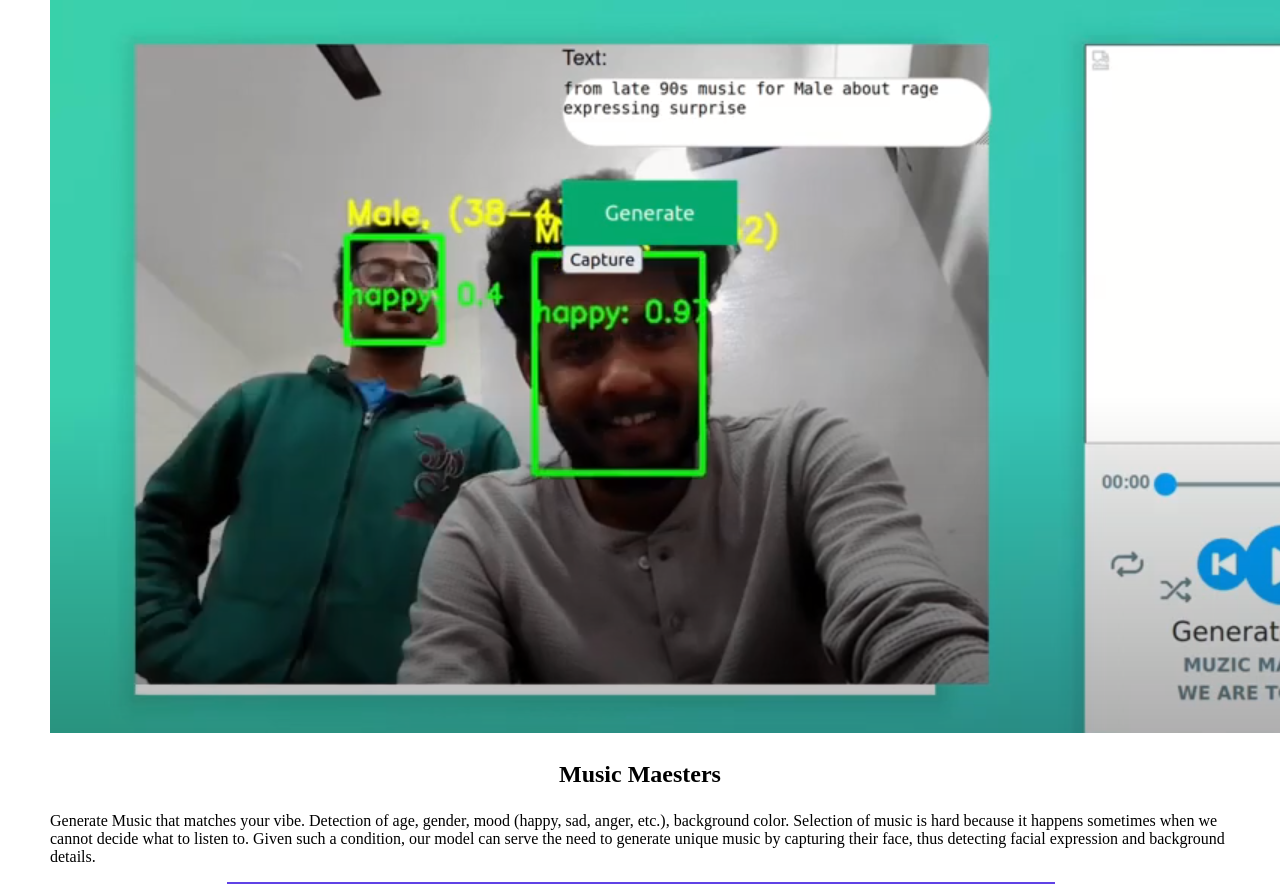
<file: test.html>
<!DOCTYPE html>
<html lang="en">
<head>
  <meta charset="UTF-8">
  <meta name="viewport" content="width=device-width, initial-scale=1.0">
  <title>Anchor Link Example</title>
  <style>
    body, html {
      margin: 0;
      padding: 0;
    }
    html {
      scroll-behavior: smooth;
    }
    nav {
      position: fixed;
      top: 0;
      width: 100%;
      background-color: #333;
      color: white;
    }
    nav ul {
      list-style: none;
      padding: 0;
      display: flex;
    }
    nav ul li {
      margin: 0 15px;
    }
    nav ul li a {
      color: white;
      text-decoration: none;
    }
    section {
      height: 100vh;
      padding: 50px;
    }
    #projects {
      background-color: lightblue;
    }
  </style>
</head>
<body>

  <nav>
    <ul>
      <li><a href="#projects">Projects</a></li>
      <li><a href="#other">Other</a></li>
      <!-- Other links -->
    </ul>
  </nav>

  <section id="projects">
    <div class="projects">
                <div class="project-container">
                    <img src="icons/prj1.png" alt="Project 1">
                    <div class="project-details">
                        <h3 style="text-align:center; font-size:24px;">Music Maesters</h3>
                        <p>Generate Music that matches your vibe. Detection of age, gender, mood(happy,sad, anger etc,), background color. Selection of music is hard because it happens sometimes when we can not decide what to listen.So, given such condition our model can server the need to generate unique music by capturing their face thus detecting facial expression, background details. It can give best music based on when user is busy in activites like cooking, cleaning, driving etc. Existing models are biased on your previous songs history and cannot give realtime and unique music. But, our model is generating realtime music and the whole process is automated. And also user is flexible to edit the text prompt any time.</p>
                    </div>
                </div>
                <hr style="width: 70%; border: 1px solid #6042e6; margin: 1em 15%;">
            </div>
            <div class="projects">
                <div class="project-container">
                    <img src="icons/prj1.png" alt="Project 1">
                    <div class="project-details">
                        <h3 style="text-align:center; font-size:24px;">Music Maesters</h3>
                        <p>Generate Music that matches your vibe. Detection of age, gender, mood (happy, sad, anger, etc.), background color. Selection of music is hard because it happens sometimes when we cannot decide what to listen to. Given such a condition, our model can serve the need to generate unique music by capturing their face, thus detecting facial expression and background details.</p>
                    </div>
                </div>
                <hr style="width: 70%; border: 1px solid #6042e6; margin: 1em 15%;">
            </div>
            <div class="projects">
                <div class="project-container">
                    <img src="icons/prj1.png" alt="Project 1">
                    <div class="project-details">
                        <h3 style="text-align:center; font-size:24px;">Music Maesters</h3>
                        <p>Generate Music that matches your vibe. Detection of age, gender, mood (happy, sad, anger, etc.), background color. Selection of music is hard because it happens sometimes when we cannot decide what to listen to. Given such a condition, our model can serve the need to generate unique music by capturing their face, thus detecting facial expression and background details.</p>
                    </div>
                </div>
                <hr style="width: 70%; border: 1px solid #6042e6; margin: 1em 15%;">
            </div>
            <div class="projects">
                <div class="project-container">
                    <img src="icons/prj1.png" alt="Project 1">
                    <div class="project-details">
                        <h3 style="text-align:center; font-size:24px;">Music Maesters</h3>
                        <p>Generate Music that matches your vibe. Detection of age, gender, mood (happy, sad, anger, etc.), background color. Selection of music is hard because it happens sometimes when we cannot decide what to listen to. Given such a condition, our model can serve the need to generate unique music by capturing their face, thus detecting facial expression and background details.</p>
                    </div>
                </div>
                <hr style="width: 70%; border: 1px solid #6042e6; margin: 1em 15%;">
            </div>
  </section>

  <!-- Other sections -->
  <section id="other">
    <h1>Other Content</h1>
    <p>Other content goes here.</p>
  </section>

  <script>
    document.addEventListener("DOMContentLoaded", function() {
      document.querySelectorAll('a[href^="#"]').forEach(anchor => {
        anchor.addEventListener('click', function(e) {
          e.preventDefault();
          document.querySelector(this.getAttribute('href')).scrollIntoView({
            behavior: 'smooth',
            block: 'start'
          });
        });
      });
    });
  </script>
  
</body>
</html>
</file>
